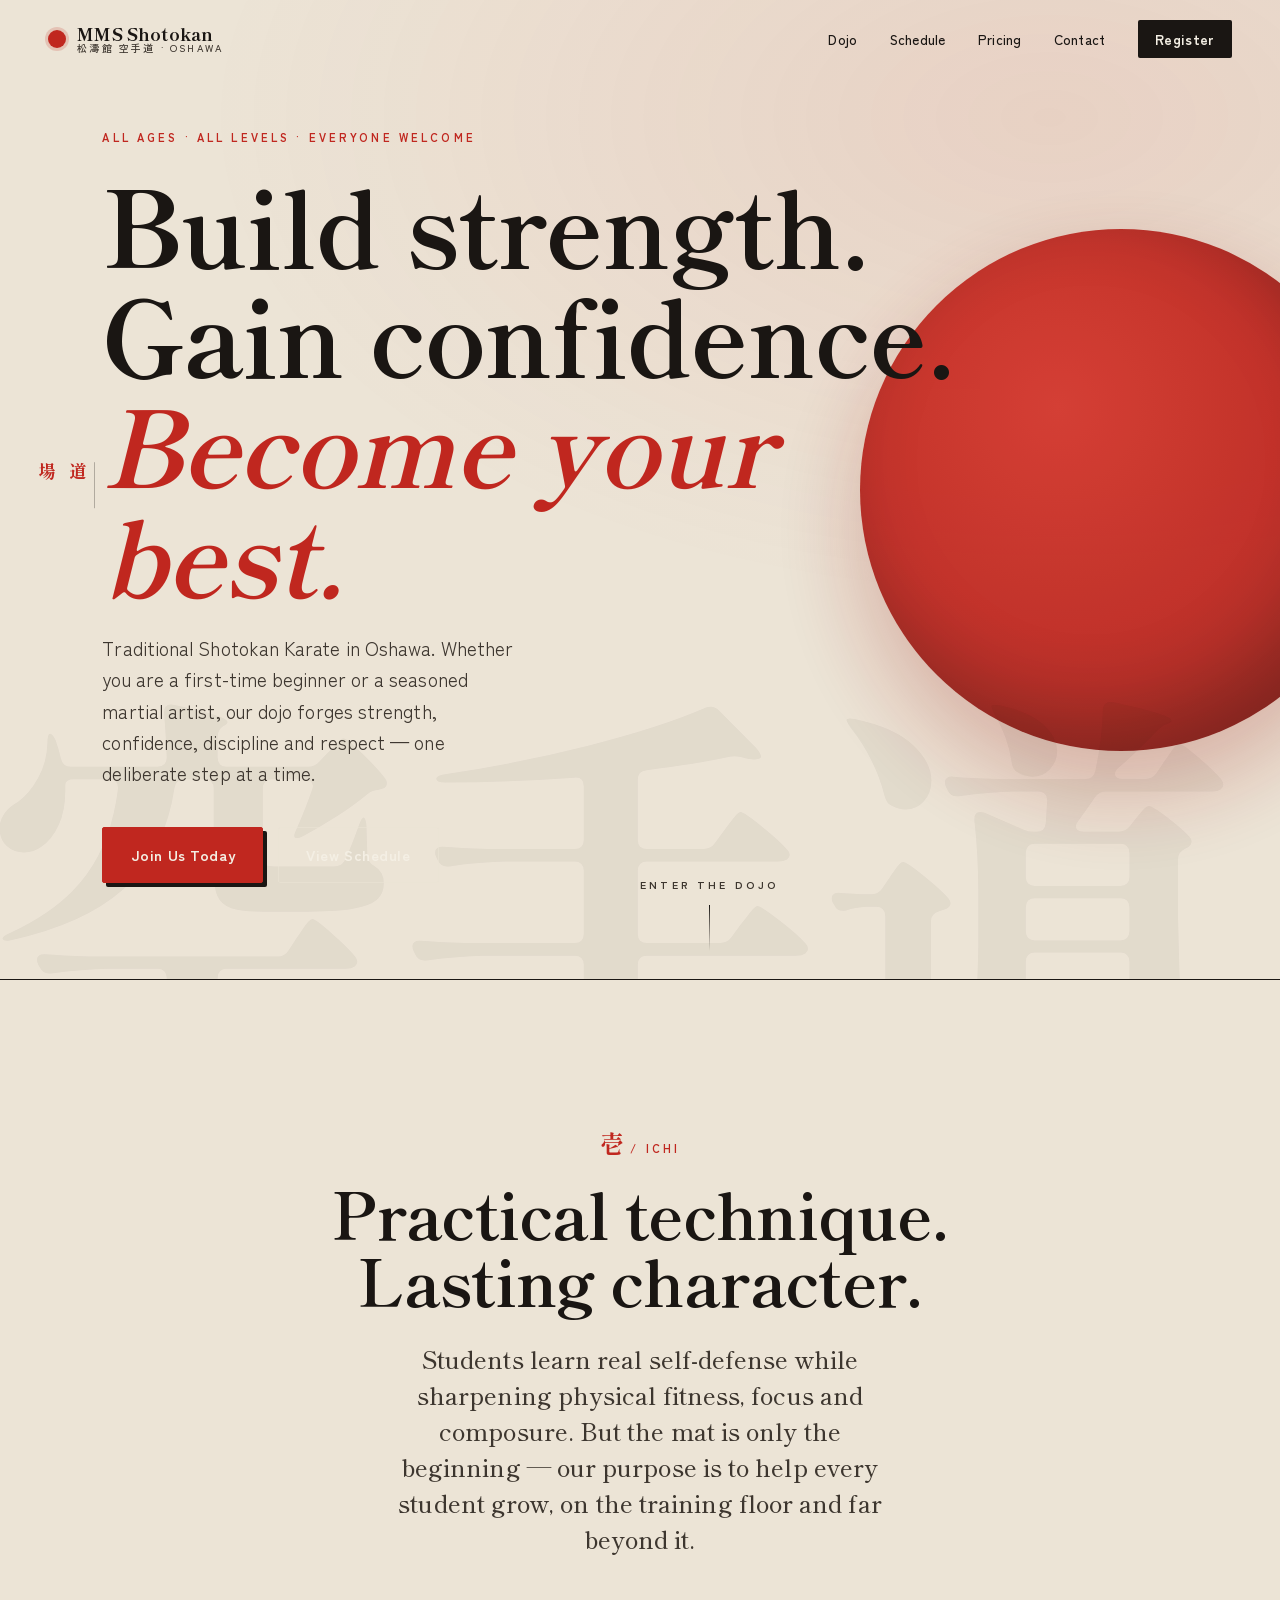
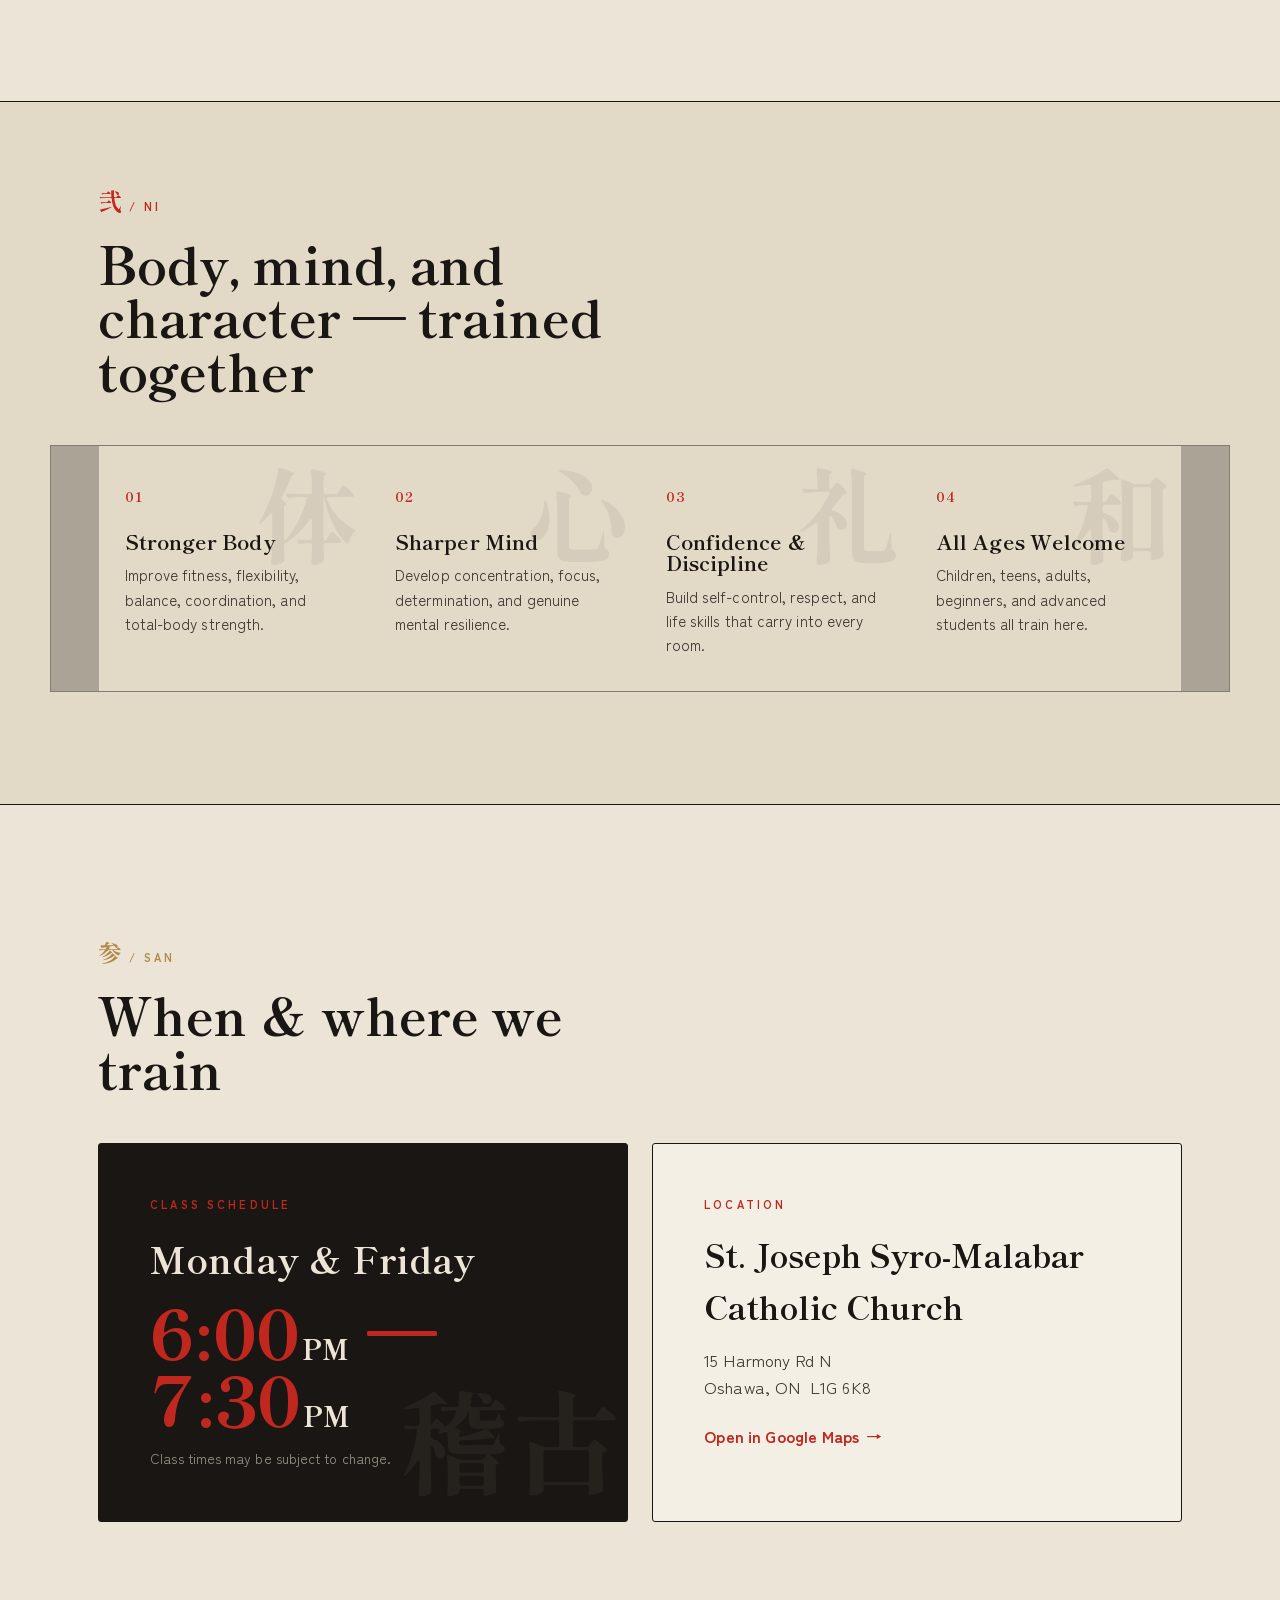
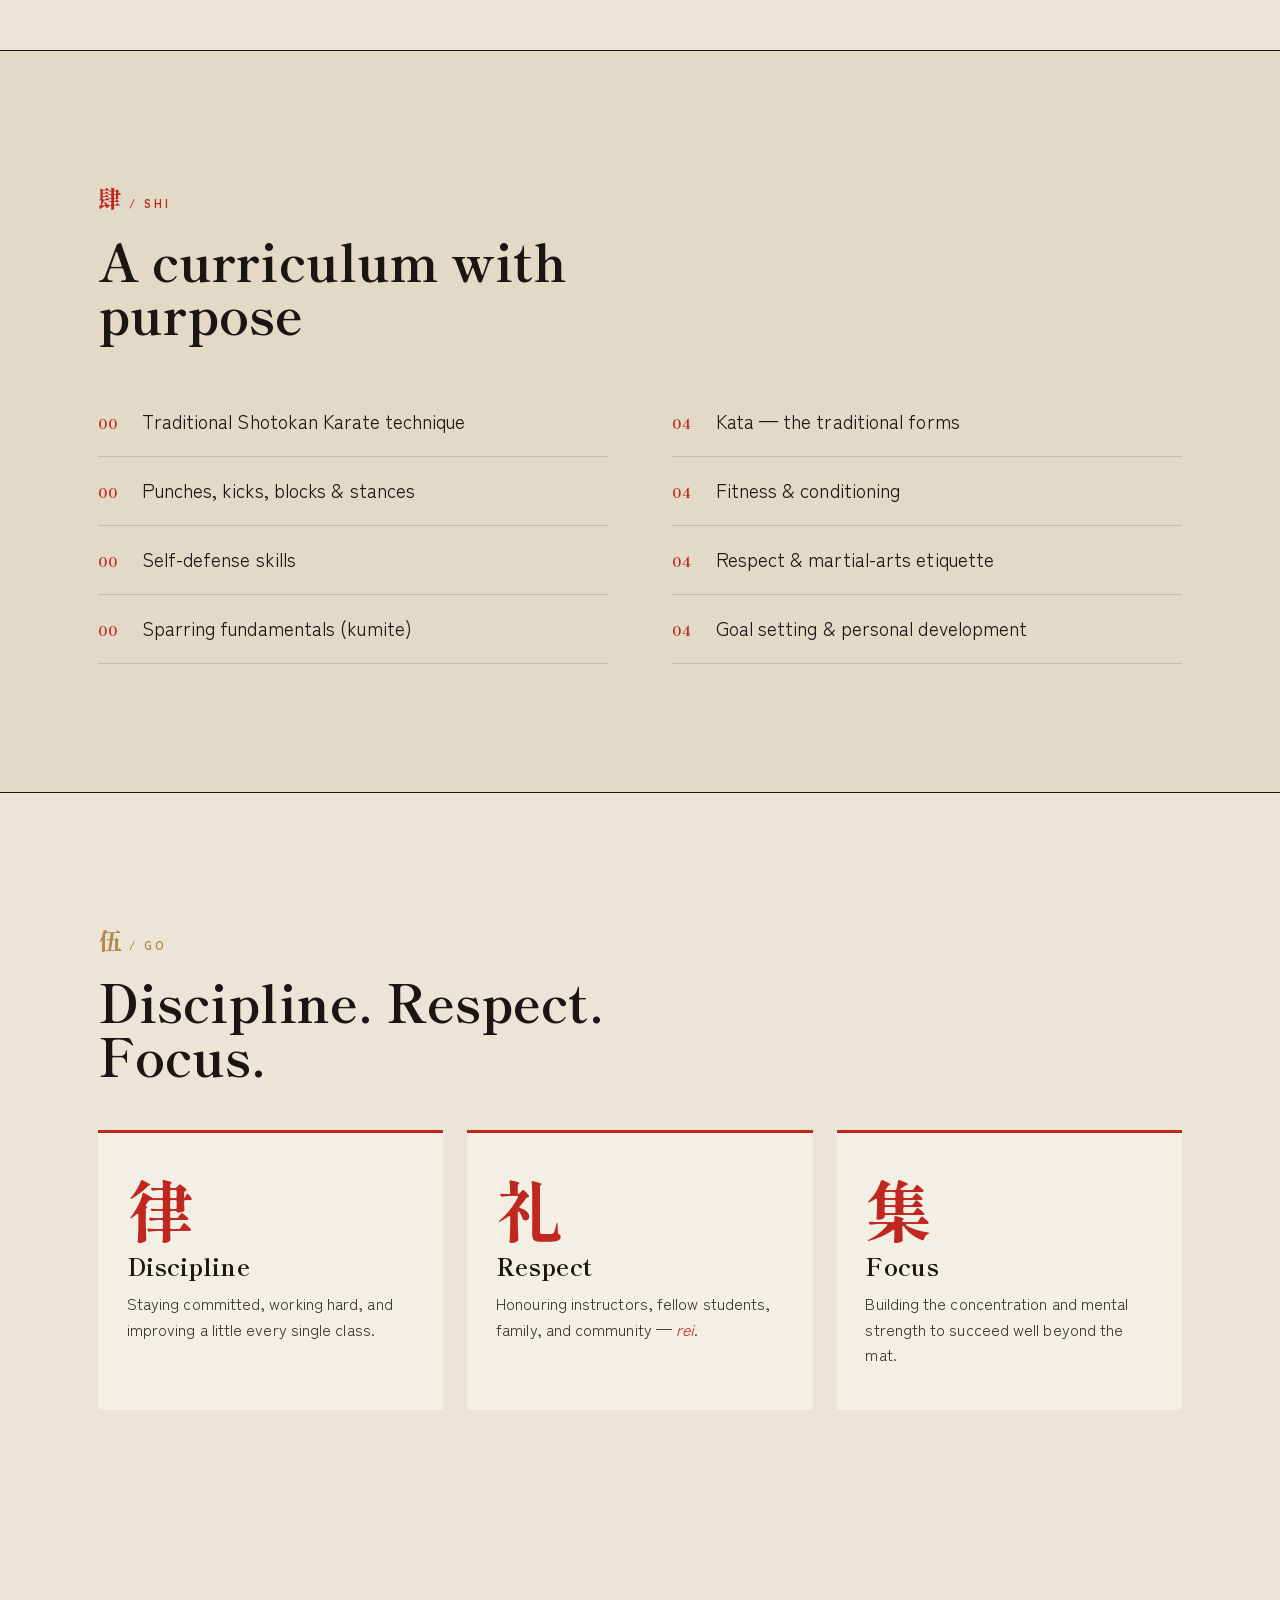
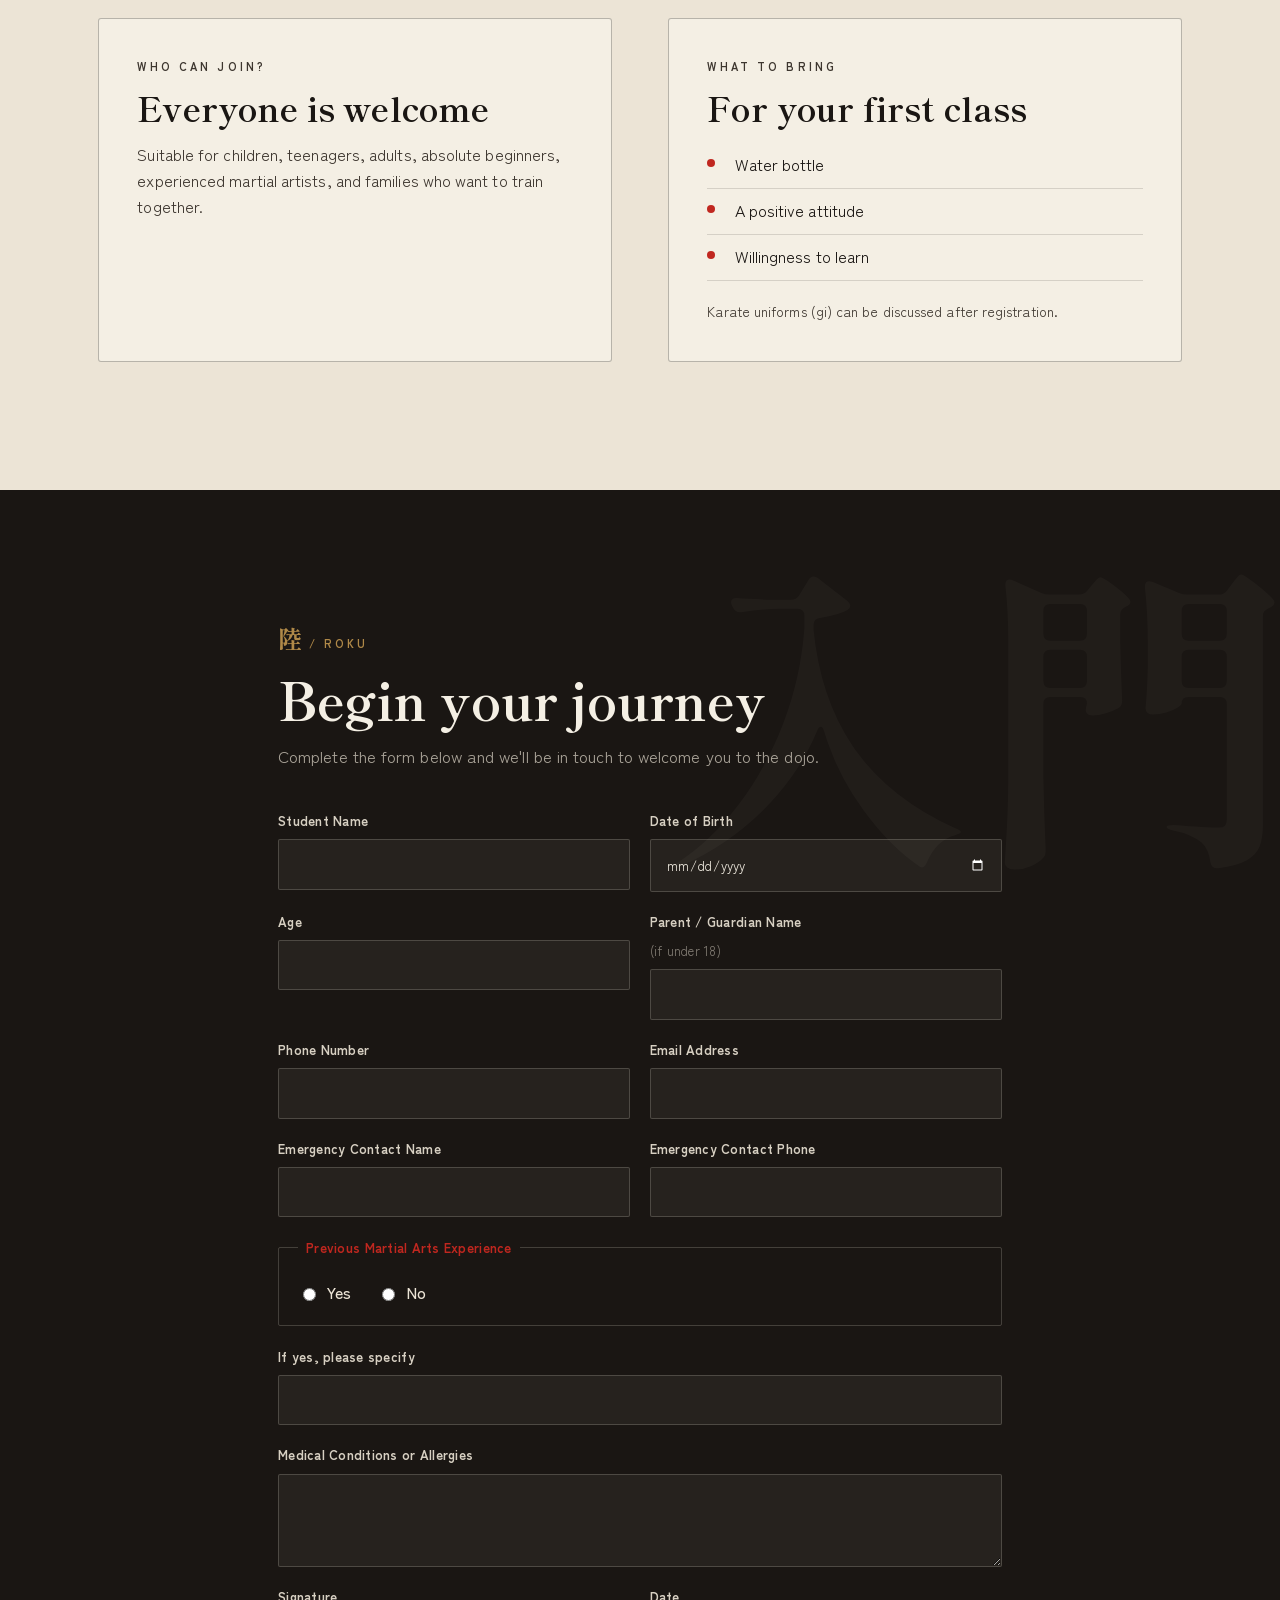
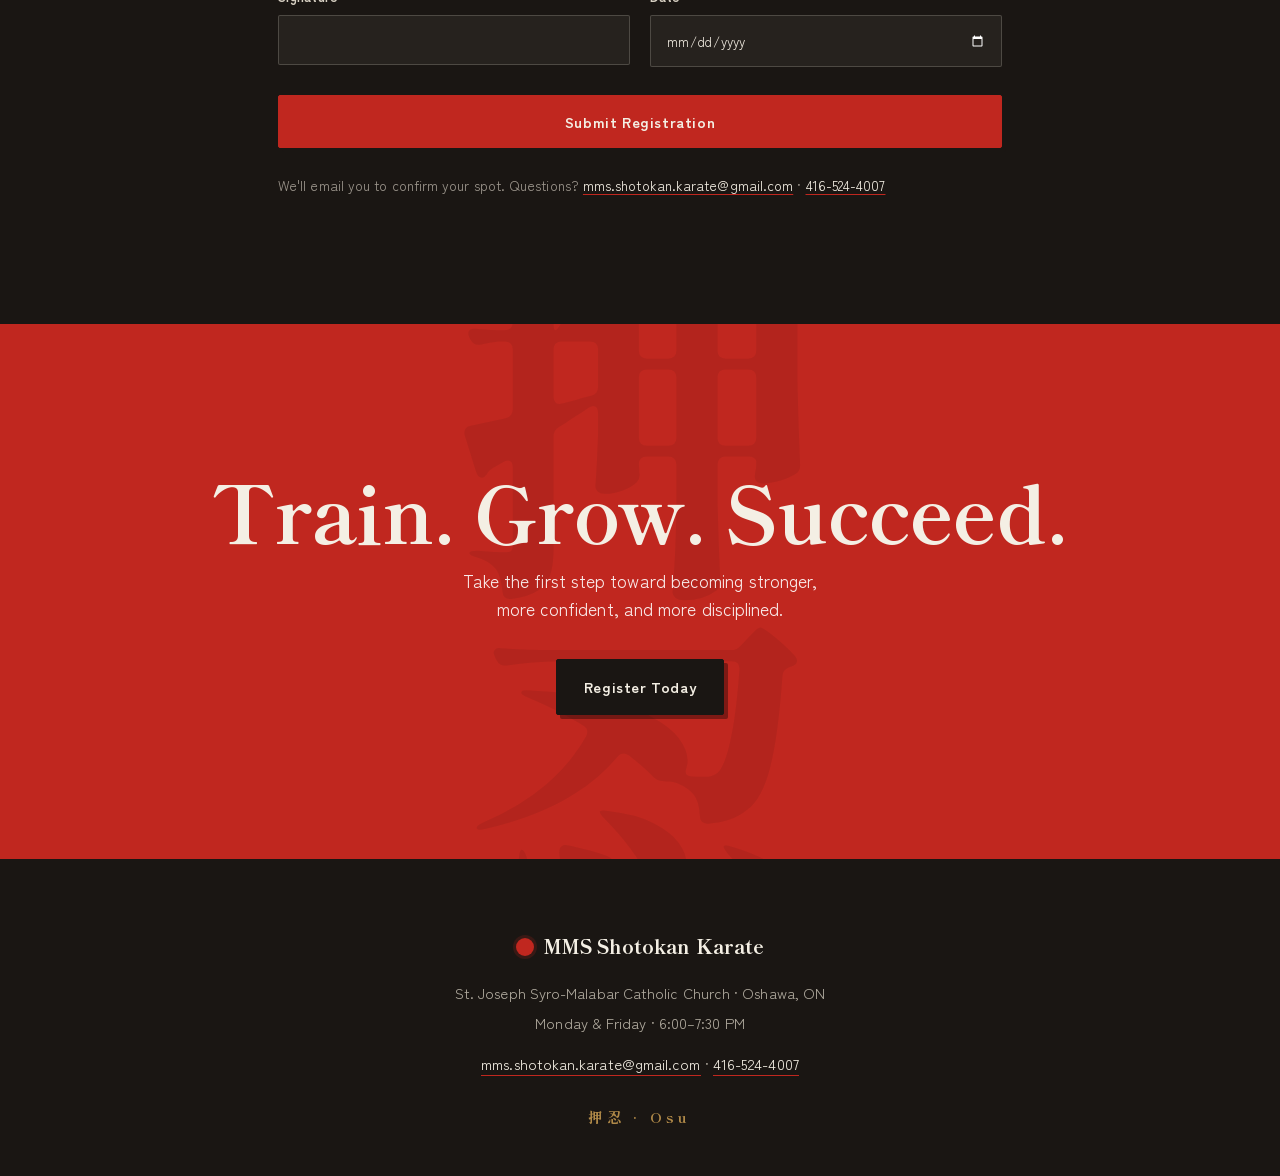
<file: index.html>
<!DOCTYPE html>
<html lang="en">
<head>
  <meta charset="UTF-8" />
  <meta name="viewport" content="width=device-width, initial-scale=1.0" />
  <title>MMS Shotokan Karate — Oshawa Dojo</title>
  <meta name="description" content="Traditional Shotokan Karate in Oshawa, Ontario. All ages, all levels. Build strength, confidence, discipline and respect. Monday & Friday, 6:00–7:30 PM." />
  <link rel="preconnect" href="https://fonts.googleapis.com" />
  <link rel="preconnect" href="https://fonts.gstatic.com" crossorigin />
  <link href="https://fonts.googleapis.com/css2?family=Shippori+Mincho+B1:wght@500;600;700;800&family=Zen+Kaku+Gothic+New:wght@400;500;700;900&display=swap" rel="stylesheet" />
  <link rel="stylesheet" href="styles.css?v=3" />
</head>
<body>
  <!-- grain + paper texture overlay -->
  <div class="grain" aria-hidden="true"></div>

  <header class="topbar" id="top">
    <a class="brand" href="#top" aria-label="MMS Shotokan Karate — home">
      <span class="brand-mark" aria-hidden="true"></span>
      <span class="brand-text">
        <span class="brand-name">MMS Shotokan</span>
        <span class="brand-sub">松濤館 空手道 · Oshawa</span>
      </span>
    </a>
    <nav class="topnav" aria-label="Primary">
      <a href="#philosophy">Dojo</a>
      <a href="#schedule">Schedule</a>
      <a href="pricing.html">Pricing</a>
      <a href="contact.html">Contact</a>
      <a href="#register" class="nav-cta">Register</a>
    </nav>
  </header>

  <!-- ================= HERO ================= -->
  <section class="hero" aria-labelledby="hero-title">
    <div class="hinomaru" aria-hidden="true"></div>
    <span class="kanji-watermark" aria-hidden="true">空手道</span>
    <span class="vertical-tag" aria-hidden="true">
      <span>道</span><span>場</span>
    </span>

    <div class="hero-inner">
      <p class="eyebrow reveal" style="--d:0">All Ages · All Levels · Everyone Welcome</p>
      <h1 id="hero-title" class="reveal" style="--d:1">
        Build strength.<br />
        Gain confidence.<br />
        <em>Become your best.</em>
      </h1>
      <p class="hero-lede reveal" style="--d:2">
        Traditional Shotokan Karate in Oshawa. Whether you are a first-time beginner
        or a seasoned martial artist, our dojo forges strength, confidence, discipline
        and respect — one deliberate step at a time.
      </p>
      <div class="hero-actions reveal" style="--d:3">
        <a href="#register" class="btn btn-solid">Join Us Today</a>
        <a href="#schedule" class="btn btn-ghost">View Schedule</a>
      </div>
    </div>

    <a href="#philosophy" class="scroll-cue reveal" style="--d:4" aria-label="Scroll to learn more">
      <span>Enter the dojo</span>
      <span class="scroll-line" aria-hidden="true"></span>
    </a>
  </section>

  <main>
    <!-- ================= PHILOSOPHY ================= -->
    <section class="philosophy" id="philosophy" aria-labelledby="phil-title">
      <p class="section-index"><span>壱</span> / Ichi</p>
      <h2 id="phil-title" class="fade">
        Practical technique. Lasting character.
      </h2>
      <p class="philosophy-body fade">
        Students learn real self-defense while sharpening physical fitness, focus and
        composure. But the mat is only the beginning — our purpose is to help every
        student grow, on the training floor and far beyond it.
      </p>
    </section>

    <!-- ================= WHY / PILLARS ================= -->
    <section class="pillars" aria-labelledby="pillars-title">
      <div class="section-head">
        <p class="section-index"><span>弐</span> / Ni</p>
        <h2 id="pillars-title" class="fade">Body, mind, and character — trained together</h2>
      </div>

      <div class="pillar-grid">
        <article class="pillar fade" style="--i:0">
          <span class="pillar-num" aria-hidden="true">01</span>
          <span class="pillar-kanji" aria-hidden="true">体</span>
          <h3>Stronger Body</h3>
          <p>Improve fitness, flexibility, balance, coordination, and total-body strength.</p>
        </article>
        <article class="pillar fade" style="--i:1">
          <span class="pillar-num" aria-hidden="true">02</span>
          <span class="pillar-kanji" aria-hidden="true">心</span>
          <h3>Sharper Mind</h3>
          <p>Develop concentration, focus, determination, and genuine mental resilience.</p>
        </article>
        <article class="pillar fade" style="--i:2">
          <span class="pillar-num" aria-hidden="true">03</span>
          <span class="pillar-kanji" aria-hidden="true">礼</span>
          <h3>Confidence &amp; Discipline</h3>
          <p>Build self-control, respect, and life skills that carry into every room.</p>
        </article>
        <article class="pillar fade" style="--i:3">
          <span class="pillar-num" aria-hidden="true">04</span>
          <span class="pillar-kanji" aria-hidden="true">和</span>
          <h3>All Ages Welcome</h3>
          <p>Children, teens, adults, beginners, and advanced students all train here.</p>
        </article>
      </div>
    </section>

    <!-- ================= SCHEDULE + LOCATION ================= -->
    <section class="schedule" id="schedule" aria-labelledby="sched-title">
      <div class="section-head light">
        <p class="section-index"><span>参</span> / San</p>
        <h2 id="sched-title" class="fade">When &amp; where we train</h2>
      </div>

      <div class="schedule-grid">
        <div class="sched-card sched-time fade">
          <p class="card-eyebrow">Class Schedule</p>
          <p class="days">Monday &amp; Friday</p>
          <p class="time">6:00<span class="tsmall">PM</span> — 7:30<span class="tsmall">PM</span></p>
          <p class="fine">Class times may be subject to change.</p>
        </div>

        <div class="sched-card sched-place fade">
          <p class="card-eyebrow">Location</p>
          <p class="place-name">St. Joseph Syro-Malabar Catholic Church</p>
          <p class="place-addr">15 Harmony Rd N<br />Oshawa, ON&nbsp;&nbsp;L1G 6K8</p>
          <a
            class="map-link"
            href="https://www.google.com/maps/search/?api=1&query=15+Harmony+Rd+N+Oshawa+ON+L1G+6K8"
            target="_blank"
            rel="noopener"
          >Open in Google Maps <span aria-hidden="true">→</span></a>
        </div>
      </div>
    </section>

    <!-- ================= CURRICULUM ================= -->
    <section class="curriculum" id="learn" aria-labelledby="learn-title">
      <div class="section-head">
        <p class="section-index"><span>肆</span> / Shi</p>
        <h2 id="learn-title" class="fade">A curriculum with purpose</h2>
      </div>

      <div class="curr-grid">
        <ol class="curr-list fade">
          <li><span>Traditional Shotokan Karate technique</span></li>
          <li><span>Punches, kicks, blocks &amp; stances</span></li>
          <li><span>Self-defense skills</span></li>
          <li><span>Sparring fundamentals (kumite)</span></li>
        </ol>
        <ol class="curr-list fade" start="5">
          <li><span>Kata — the traditional forms</span></li>
          <li><span>Fitness &amp; conditioning</span></li>
          <li><span>Respect &amp; martial-arts etiquette</span></li>
          <li><span>Goal setting &amp; personal development</span></li>
        </ol>
      </div>
    </section>

    <!-- ================= VALUES ================= -->
    <section class="values" aria-labelledby="values-title">
      <div class="section-head light">
        <p class="section-index"><span>伍</span> / Go</p>
        <h2 id="values-title" class="fade">Discipline. Respect. Focus.</h2>
      </div>

      <div class="value-row">
        <article class="value fade" style="--i:0">
          <span class="value-kanji" aria-hidden="true">律</span>
          <h3>Discipline</h3>
          <p>Staying committed, working hard, and improving a little every single class.</p>
        </article>
        <article class="value fade" style="--i:1">
          <span class="value-kanji" aria-hidden="true">礼</span>
          <h3>Respect</h3>
          <p>Honouring instructors, fellow students, family, and community — <em>rei</em>.</p>
        </article>
        <article class="value fade" style="--i:2">
          <span class="value-kanji" aria-hidden="true">集</span>
          <h3>Focus</h3>
          <p>Building the concentration and mental strength to succeed well beyond the mat.</p>
        </article>
      </div>
    </section>

    <!-- ================= JOIN / BRING ================= -->
    <section class="join" aria-labelledby="join-title">
      <div class="join-col fade">
        <p class="card-eyebrow">Who Can Join?</p>
        <h3 id="join-title">Everyone is welcome</h3>
        <p>
          Suitable for children, teenagers, adults, absolute beginners, experienced
          martial artists, and families who want to train together.
        </p>
      </div>
      <div class="join-col fade">
        <p class="card-eyebrow">What to Bring</p>
        <h3>For your first class</h3>
        <ul class="bring-list">
          <li>Water bottle</li>
          <li>A positive attitude</li>
          <li>Willingness to learn</li>
        </ul>
        <p class="fine">Karate uniforms (gi) can be discussed after registration.</p>
      </div>
    </section>

    <!-- ================= REGISTRATION ================= -->
    <section class="register" id="register" aria-labelledby="reg-title">
      <div class="register-inner">
        <div class="section-head light">
          <p class="section-index"><span>陸</span> / Roku</p>
          <h2 id="reg-title" class="fade">Begin your journey</h2>
          <p class="register-lede fade">Complete the form below and we'll be in touch to welcome you to the dojo.</p>
        </div>

        <form
          class="reg-form fade"
          data-web3form
          data-subject="New registration — MMS Shotokan"
          data-from-name="MMS Shotokan Registration"
          data-success="Thank you — your registration has been received. We'll be in touch soon. 押忍"
          novalidate
        >
          <label class="hp" aria-hidden="true">
            Leave this empty<input type="checkbox" name="botcheck" tabindex="-1" autocomplete="off" />
          </label>
          <div class="field-grid">
            <label class="field">Student Name<input type="text" name="studentName" autocomplete="name" /></label>
            <label class="field">Date of Birth<input type="date" name="dob" /></label>
            <label class="field">Age<input type="number" name="age" min="1" /></label>
            <label class="field">Parent / Guardian Name <span class="opt">(if under 18)</span><input type="text" name="guardian" /></label>
            <label class="field">Phone Number<input type="tel" name="phone" autocomplete="tel" /></label>
            <label class="field">Email Address<input type="email" name="email" autocomplete="email" /></label>
            <label class="field">Emergency Contact Name<input type="text" name="emergencyName" /></label>
            <label class="field">Emergency Contact Phone<input type="tel" name="emergencyPhone" /></label>
          </div>

          <fieldset class="field-full">
            <legend>Previous Martial Arts Experience</legend>
            <div class="radio-row">
              <label class="radio"><input type="radio" name="experience" value="yes" /> <span>Yes</span></label>
              <label class="radio"><input type="radio" name="experience" value="no" /> <span>No</span></label>
            </div>
          </fieldset>

          <label class="field field-full">If yes, please specify<input type="text" name="experienceDetails" /></label>
          <label class="field field-full">Medical Conditions or Allergies<textarea name="medical" rows="3"></textarea></label>

          <div class="field-grid">
            <label class="field">Signature<input type="text" name="signature" /></label>
            <label class="field">Date<input type="date" name="date" /></label>
          </div>

          <button type="submit" class="btn btn-solid btn-block">Submit Registration</button>
          <p class="form-note">
            We'll email you to confirm your spot. Questions?
            <a href="mailto:mms.shotokan.karate@gmail.com">mms.shotokan.karate@gmail.com</a>
            · <a href="tel:+14165244007">416-524-4007</a>
          </p>
        </form>
      </div>
    </section>

    <!-- ================= CTA ================= -->
    <section class="cta">
      <span class="cta-kanji" aria-hidden="true">押忍</span>
      <h2 class="fade">Train. Grow. Succeed.</h2>
      <p class="fade">Take the first step toward becoming stronger, more confident, and more disciplined.</p>
      <a href="#register" class="btn btn-solid fade">Register Today</a>
    </section>
  </main>

  <footer class="site-footer">
    <div class="foot-brand">
      <span class="brand-mark" aria-hidden="true"></span>
      <span>MMS Shotokan Karate</span>
    </div>
    <p class="foot-line">St. Joseph Syro-Malabar Catholic Church · Oshawa, ON</p>
    <p class="foot-line">Monday &amp; Friday · 6:00–7:30 PM</p>
    <p class="foot-contact">
      <a href="mailto:mms.shotokan.karate@gmail.com">mms.shotokan.karate@gmail.com</a>
      <span aria-hidden="true">·</span>
      <a href="tel:+14165244007">416-524-4007</a>
    </p>
    <p class="foot-osu" aria-hidden="true">押忍 · Osu</p>
  </footer>

  <script>
    // Staggered scroll reveal — respects reduced motion.
    (function () {
      var reduce = window.matchMedia('(prefers-reduced-motion: reduce)').matches;
      var items = document.querySelectorAll('.fade');
      if (reduce || !('IntersectionObserver' in window)) {
        items.forEach(function (el) { el.classList.add('in'); });
        return;
      }
      var io = new IntersectionObserver(function (entries) {
        entries.forEach(function (e) {
          if (e.isIntersecting) {
            e.target.classList.add('in');
            io.unobserve(e.target);
          }
        });
      }, { threshold: 0.16, rootMargin: '0px 0px -8% 0px' });
      items.forEach(function (el) { io.observe(el); });
    })();

    // Topbar condense on scroll.
    (function () {
      var bar = document.querySelector('.topbar');
      var onScroll = function () {
        if (window.scrollY > 32) bar.classList.add('scrolled');
        else bar.classList.remove('scrolled');
      };
      window.addEventListener('scroll', onScroll, { passive: true });
      onScroll();
    })();

  </script>
  <script src="assets/forms.js?v=3" defer></script>
</body>
</html>
</file>
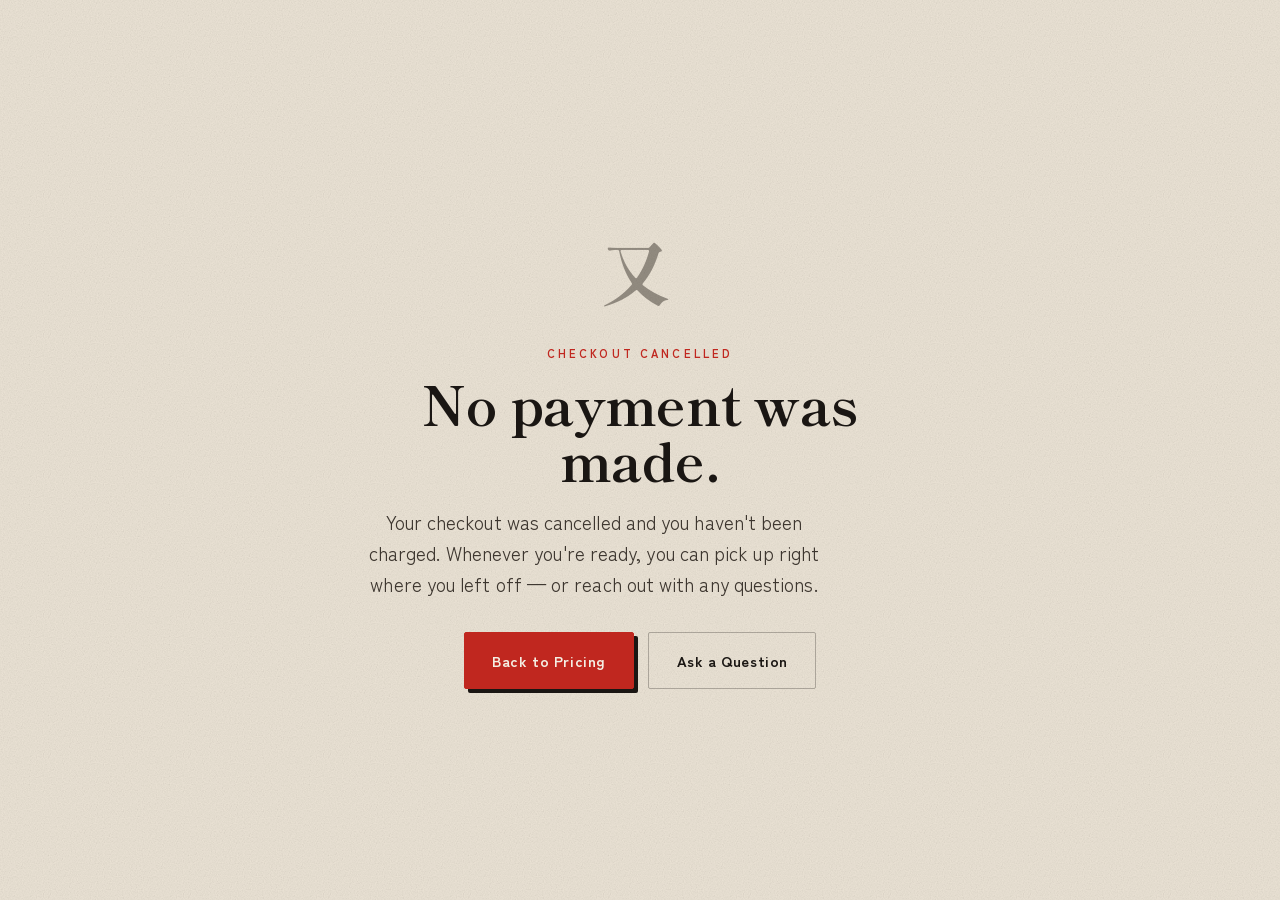
<file: cancel.html>
<!DOCTYPE html>
<html lang="en">
<head>
  <meta charset="UTF-8" />
  <meta name="viewport" content="width=device-width, initial-scale=1.0" />
  <title>Checkout Cancelled — MMS Shotokan Karate</title>
  <meta name="robots" content="noindex" />
  <link rel="preconnect" href="https://fonts.googleapis.com" />
  <link rel="preconnect" href="https://fonts.gstatic.com" crossorigin />
  <link href="https://fonts.googleapis.com/css2?family=Shippori+Mincho+B1:wght@500;600;700;800&family=Zen+Kaku+Gothic+New:wght@400;500;700;900&display=swap" rel="stylesheet" />
  <link rel="stylesheet" href="styles.css?v=3" />
</head>
<body class="subpage">
  <div class="grain" aria-hidden="true"></div>
  <main class="result-page">
    <div class="result-inner">
      <span class="result-kanji faint" aria-hidden="true">又</span>
      <p class="eyebrow">Checkout cancelled</p>
      <h1>No payment was made.</h1>
      <p class="page-lede">
        Your checkout was cancelled and you haven't been charged. Whenever you're ready,
        you can pick up right where you left off — or reach out with any questions.
      </p>
      <div class="hero-actions">
        <a href="pricing.html" class="btn btn-solid">Back to Pricing</a>
        <a href="contact.html" class="btn btn-ghost btn-ghost-dark">Ask a Question</a>
      </div>
    </div>
  </main>
</body>
</html>
</file>
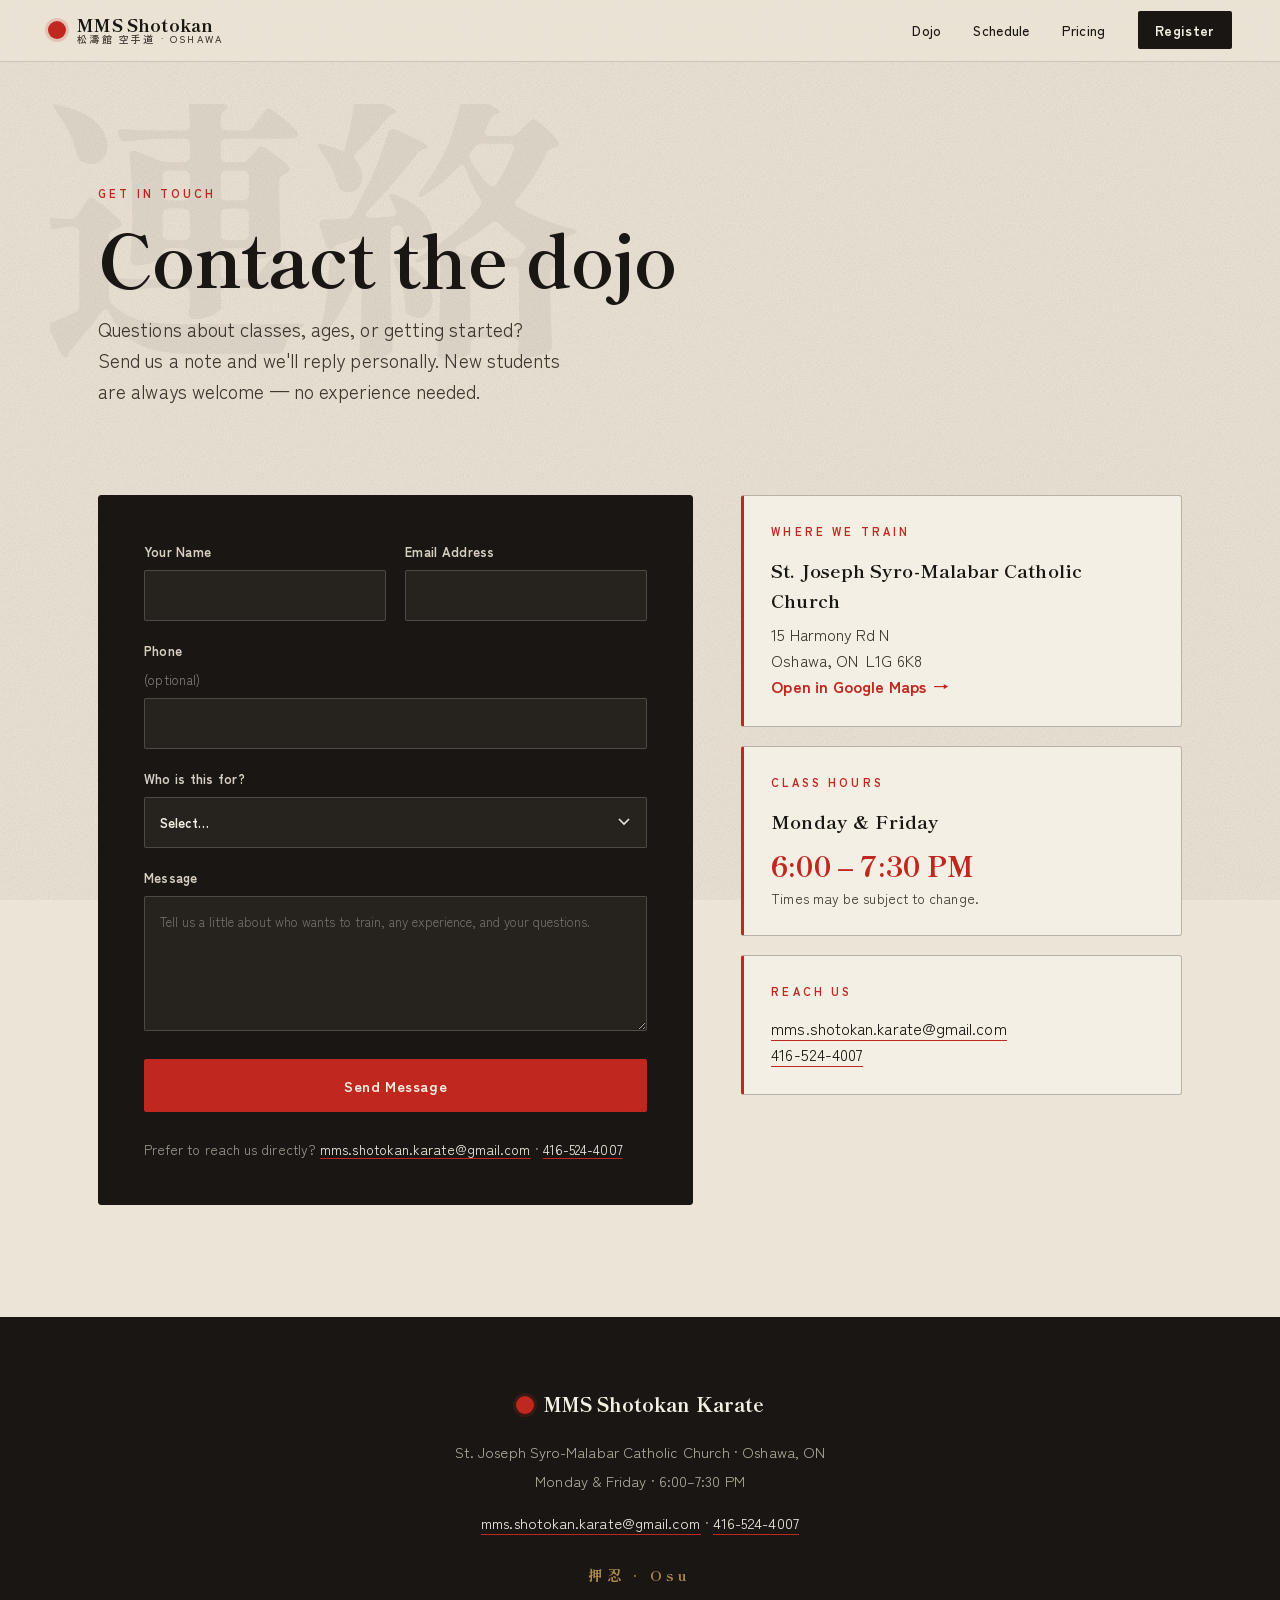
<file: contact.html>
<!DOCTYPE html>
<html lang="en">
<head>
  <meta charset="UTF-8" />
  <meta name="viewport" content="width=device-width, initial-scale=1.0" />
  <title>Contact — MMS Shotokan Karate</title>
  <meta name="description" content="Contact MMS Shotokan Karate in Canada. Ask about classes, schedule, and registration. Monday & Friday, 6:00–7:30 PM." />
  <link rel="preconnect" href="https://fonts.googleapis.com" />
  <link rel="preconnect" href="https://fonts.gstatic.com" crossorigin />
  <link href="https://fonts.googleapis.com/css2?family=Shippori+Mincho+B1:wght@500;600;700;800&family=Zen+Kaku+Gothic+New:wght@400;500;700;900&display=swap" rel="stylesheet" />
  <link rel="stylesheet" href="styles.css?v=3" />
</head>
<body class="subpage">
  <div class="grain" aria-hidden="true"></div>

  <header class="topbar scrolled" id="top">
    <a class="brand" href="index.html" aria-label="MMS Shotokan Karate — home">
      <span class="brand-mark" aria-hidden="true"></span>
      <span class="brand-text">
        <span class="brand-name">MMS Shotokan</span>
        <span class="brand-sub">松濤館 空手道 · Oshawa</span>
      </span>
    </a>
    <nav class="topnav" aria-label="Primary">
      <a href="index.html#philosophy">Dojo</a>
      <a href="index.html#schedule">Schedule</a>
      <a href="pricing.html">Pricing</a>
      <a href="index.html#register" class="nav-cta">Register</a>
    </nav>
  </header>

  <main class="page-main">
    <section class="page-hero">
      <span class="kanji-watermark small" aria-hidden="true">連絡</span>
      <p class="eyebrow">Get in touch</p>
      <h1>Contact the dojo</h1>
      <p class="page-lede">
        Questions about classes, ages, or getting started? Send us a note and we'll
        reply personally. New students are always welcome — no experience needed.
      </p>
    </section>

    <section class="contact-layout">
      <!-- Contact form -->
      <div class="contact-form-wrap">
        <form
          class="reg-form contact-form"
          data-web3form
          data-subject="New contact message — MMS Shotokan"
          data-from-name="MMS Shotokan Contact Form"
          data-success="Thank you — your message is on its way. We'll reply soon. 押忍"
          novalidate
        >
          <!-- honeypot: keep hidden -->
          <label class="hp" aria-hidden="true">
            Leave this empty<input type="checkbox" name="botcheck" tabindex="-1" autocomplete="off" />
          </label>

          <div class="field-grid">
            <label class="field">Your Name<input type="text" name="name" autocomplete="name" required /></label>
            <label class="field">Email Address<input type="email" name="email" autocomplete="email" required /></label>
          </div>
          <label class="field field-full">Phone <span class="opt">(optional)</span><input type="tel" name="phone" autocomplete="tel" /></label>
          <label class="field field-full">Who is this for?
            <select name="student_type">
              <option value="">Select…</option>
              <option>Myself (adult)</option>
              <option>My child / teen</option>
              <option>Our whole family</option>
              <option>General question</option>
            </select>
          </label>
          <label class="field field-full">Message<textarea name="message" rows="5" placeholder="Tell us a little about who wants to train, any experience, and your questions." required></textarea></label>

          <button type="submit" class="btn btn-solid btn-block">Send Message</button>
          <p class="form-note">
            Prefer to reach us directly?
            <a href="mailto:mms.shotokan.karate@gmail.com">mms.shotokan.karate@gmail.com</a>
            · <a href="tel:+14165244007">416-524-4007</a>
          </p>
        </form>
      </div>

      <!-- Dojo info -->
      <aside class="contact-info">
        <div class="info-card">
          <p class="card-eyebrow">Where we train</p>
          <p class="info-strong">St. Joseph Syro-Malabar Catholic Church</p>
          <p class="info-plain">15 Harmony Rd N<br />Oshawa, ON&nbsp;&nbsp;L1G 6K8</p>
          <a class="map-link" href="https://www.google.com/maps/search/?api=1&query=15+Harmony+Rd+N+Oshawa+ON+L1G+6K8" target="_blank" rel="noopener">Open in Google Maps <span aria-hidden="true">→</span></a>
        </div>

        <div class="info-card">
          <p class="card-eyebrow">Class hours</p>
          <p class="info-strong">Monday &amp; Friday</p>
          <p class="info-accent">6:00 – 7:30 PM</p>
          <p class="fine">Times may be subject to change.</p>
        </div>

        <div class="info-card">
          <p class="card-eyebrow">Reach us</p>
          <p class="info-plain">
            <a class="plain-link" href="mailto:mms.shotokan.karate@gmail.com">mms.shotokan.karate@gmail.com</a><br />
            <a class="plain-link" href="tel:+14165244007">416-524-4007</a>
          </p>
        </div>
      </aside>
    </section>
  </main>

  <footer class="site-footer">
    <div class="foot-brand">
      <span class="brand-mark" aria-hidden="true"></span>
      <span>MMS Shotokan Karate</span>
    </div>
    <p class="foot-line">St. Joseph Syro-Malabar Catholic Church · Oshawa, ON</p>
    <p class="foot-line">Monday &amp; Friday · 6:00–7:30 PM</p>
    <p class="foot-contact">
      <a href="mailto:mms.shotokan.karate@gmail.com">mms.shotokan.karate@gmail.com</a>
      <span aria-hidden="true">·</span>
      <a href="tel:+14165244007">416-524-4007</a>
    </p>
    <p class="foot-osu" aria-hidden="true">押忍 · Osu</p>
  </footer>

  <script src="assets/forms.js?v=3" defer></script>
</body>
</html>
</file>
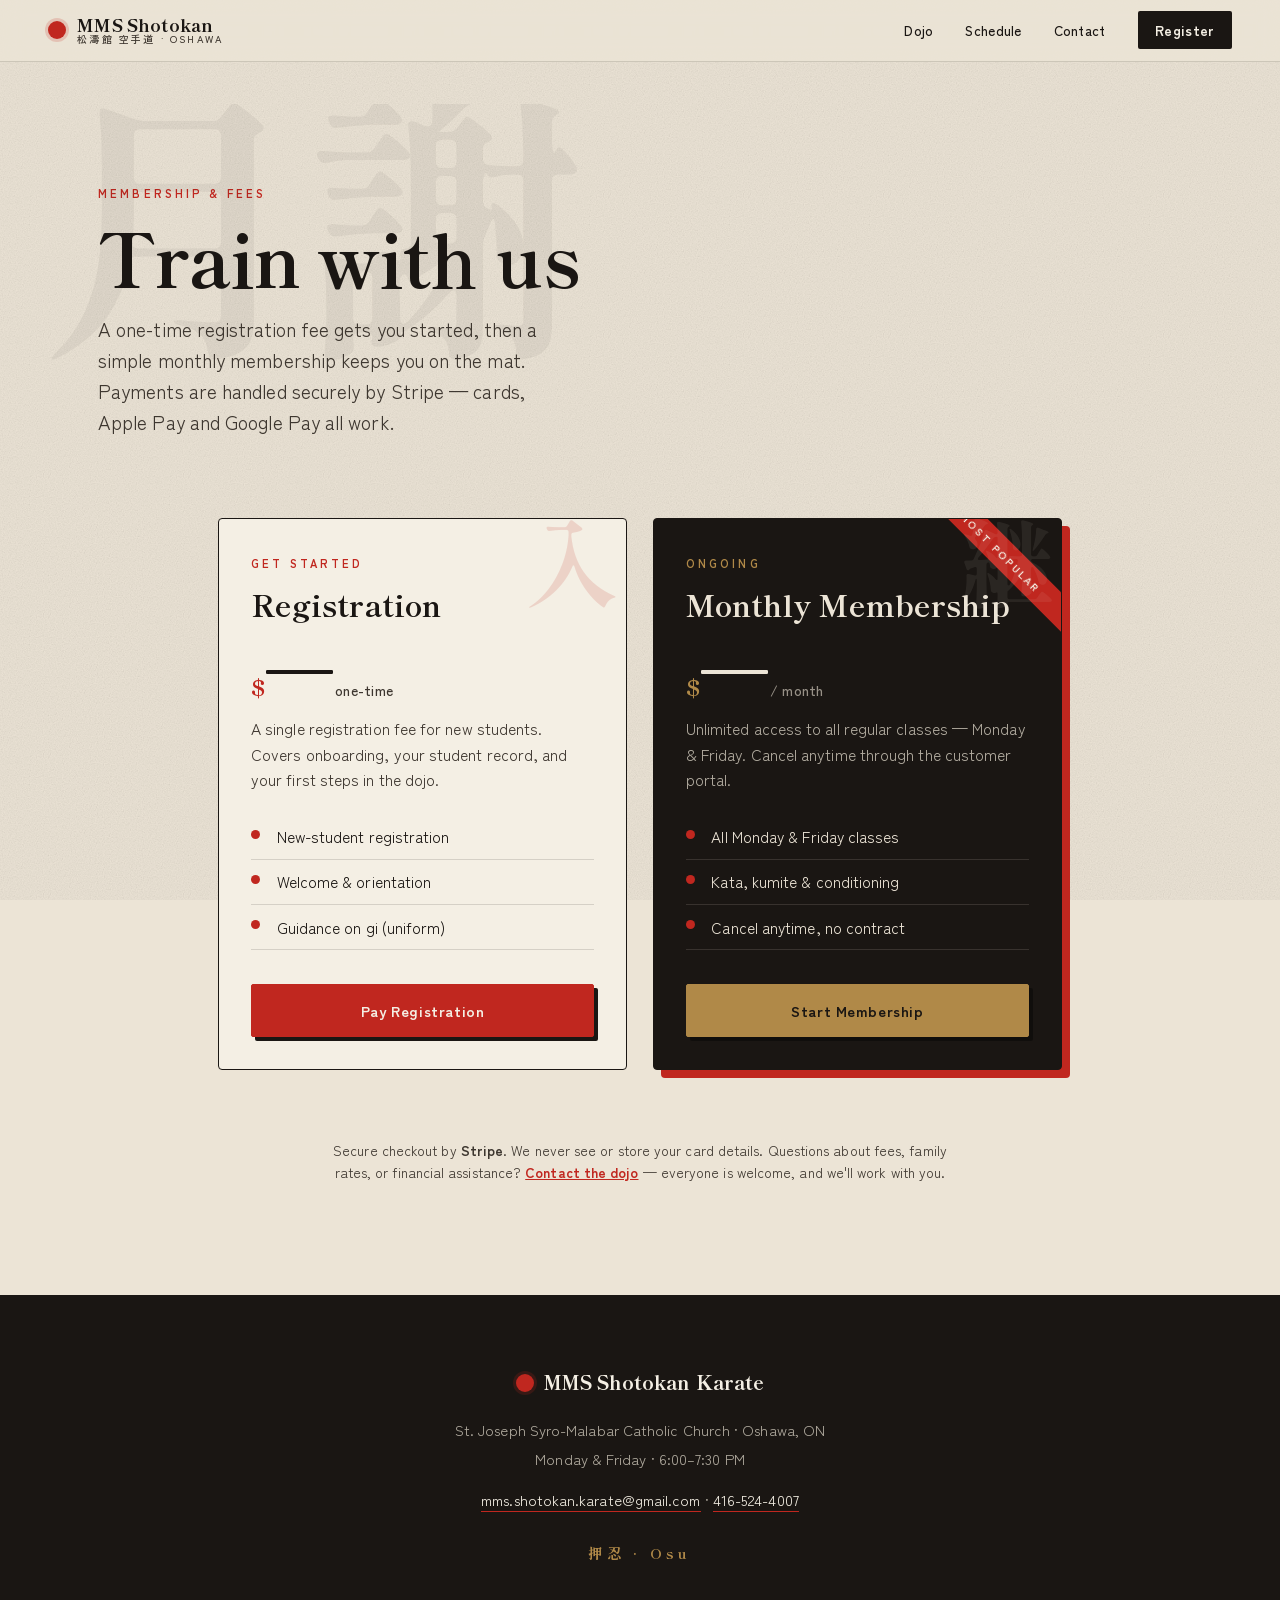
<file: pricing.html>
<!DOCTYPE html>
<html lang="en">
<head>
  <meta charset="UTF-8" />
  <meta name="viewport" content="width=device-width, initial-scale=1.0" />
  <title>Pricing &amp; Payments — MMS Shotokan Karate</title>
  <meta name="description" content="Register and pay for MMS Shotokan Karate classes in Oshawa. One-time registration fee and monthly membership. Secure payment by Stripe." />
  <link rel="preconnect" href="https://fonts.googleapis.com" />
  <link rel="preconnect" href="https://fonts.gstatic.com" crossorigin />
  <link href="https://fonts.googleapis.com/css2?family=Shippori+Mincho+B1:wght@500;600;700;800&family=Zen+Kaku+Gothic+New:wght@400;500;700;900&display=swap" rel="stylesheet" />
  <link rel="stylesheet" href="styles.css?v=3" />
</head>
<body class="subpage">
  <div class="grain" aria-hidden="true"></div>

  <header class="topbar scrolled" id="top">
    <a class="brand" href="index.html" aria-label="MMS Shotokan Karate — home">
      <span class="brand-mark" aria-hidden="true"></span>
      <span class="brand-text">
        <span class="brand-name">MMS Shotokan</span>
        <span class="brand-sub">松濤館 空手道 · Oshawa</span>
      </span>
    </a>
    <nav class="topnav" aria-label="Primary">
      <a href="index.html#philosophy">Dojo</a>
      <a href="index.html#schedule">Schedule</a>
      <a href="contact.html">Contact</a>
      <a href="index.html#register" class="nav-cta">Register</a>
    </nav>
  </header>

  <main class="page-main">
    <section class="page-hero">
      <span class="kanji-watermark small" aria-hidden="true">月謝</span>
      <p class="eyebrow">Membership &amp; fees</p>
      <h1>Train with us</h1>
      <p class="page-lede">
        A one-time registration fee gets you started, then a simple monthly membership
        keeps you on the mat. Payments are handled securely by Stripe — cards, Apple Pay
        and Google Pay all work.
      </p>
    </section>

    <section class="plans">
      <!-- One-time registration -->
      <article class="plan">
        <div class="plan-top">
          <span class="plan-kanji" aria-hidden="true">入</span>
          <p class="card-eyebrow">Get started</p>
          <h2>Registration</h2>
          <p class="plan-price"><span class="cur">$</span><span class="amt" data-price="registration">—</span><span class="per">one-time</span></p>
          <p class="plan-desc">A single registration fee for new students. Covers onboarding, your student record, and your first steps in the dojo.</p>
        </div>
        <ul class="plan-list">
          <li>New-student registration</li>
          <li>Welcome &amp; orientation</li>
          <li>Guidance on gi (uniform)</li>
        </ul>
        <button class="btn btn-solid btn-block plan-buy" data-plan="registration" type="button">Pay Registration</button>
      </article>

      <!-- Monthly membership -->
      <article class="plan plan-featured">
        <span class="plan-flag">Most popular</span>
        <div class="plan-top">
          <span class="plan-kanji" aria-hidden="true">継</span>
          <p class="card-eyebrow">Ongoing</p>
          <h2>Monthly Membership</h2>
          <p class="plan-price"><span class="cur">$</span><span class="amt" data-price="monthly">—</span><span class="per">/ month</span></p>
          <p class="plan-desc">Unlimited access to all regular classes — Monday &amp; Friday. Cancel anytime through the customer portal.</p>
        </div>
        <ul class="plan-list">
          <li>All Monday &amp; Friday classes</li>
          <li>Kata, kumite &amp; conditioning</li>
          <li>Cancel anytime, no contract</li>
        </ul>
        <button class="btn btn-solid btn-block plan-buy" data-plan="monthly" type="button">Start Membership</button>
      </article>
    </section>

    <p class="plans-note" data-checkout-status role="status" aria-live="polite"></p>

    <section class="plans-fineprint">
      <p class="fine">
        Secure checkout by <strong>Stripe</strong>. We never see or store your card details.
        Questions about fees, family rates, or financial assistance?
        <a href="contact.html">Contact the dojo</a> — everyone is welcome, and we'll work with you.
      </p>
    </section>
  </main>

  <footer class="site-footer">
    <div class="foot-brand">
      <span class="brand-mark" aria-hidden="true"></span>
      <span>MMS Shotokan Karate</span>
    </div>
    <p class="foot-line">St. Joseph Syro-Malabar Catholic Church · Oshawa, ON</p>
    <p class="foot-line">Monday &amp; Friday · 6:00–7:30 PM</p>
    <p class="foot-contact">
      <a href="mailto:mms.shotokan.karate@gmail.com">mms.shotokan.karate@gmail.com</a>
      <span aria-hidden="true">·</span>
      <a href="tel:+14165244007">416-524-4007</a>
    </p>
    <p class="foot-osu" aria-hidden="true">押忍 · Osu</p>
  </footer>

  <script src="assets/checkout.js?v=3" defer></script>
</body>
</html>
</file>
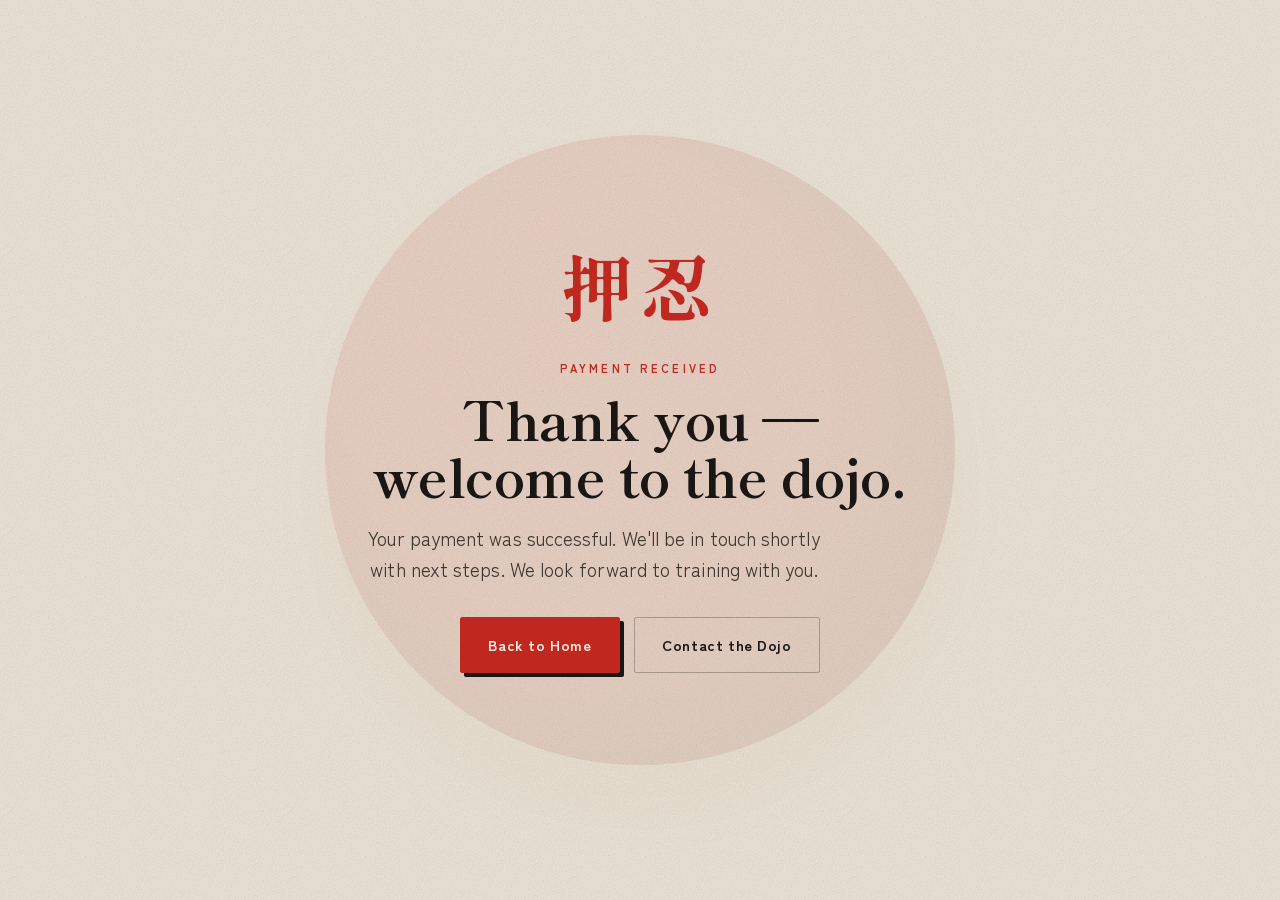
<file: success.html>
<!DOCTYPE html>
<html lang="en">
<head>
  <meta charset="UTF-8" />
  <meta name="viewport" content="width=device-width, initial-scale=1.0" />
  <title>Payment Received — MMS Shotokan Karate</title>
  <meta name="robots" content="noindex" />
  <link rel="preconnect" href="https://fonts.googleapis.com" />
  <link rel="preconnect" href="https://fonts.gstatic.com" crossorigin />
  <link href="https://fonts.googleapis.com/css2?family=Shippori+Mincho+B1:wght@500;600;700;800&family=Zen+Kaku+Gothic+New:wght@400;500;700;900&display=swap" rel="stylesheet" />
  <link rel="stylesheet" href="styles.css?v=3" />
</head>
<body class="subpage">
  <div class="grain" aria-hidden="true"></div>
  <main class="result-page">
    <div class="hinomaru result-hinomaru" aria-hidden="true"></div>
    <div class="result-inner">
      <span class="result-kanji" aria-hidden="true">押忍</span>
      <p class="eyebrow" id="s-eyebrow">Payment received</p>
      <h1 id="s-title">Thank you — welcome to the dojo.</h1>
      <p class="page-lede" id="s-lede">
        Your payment was successful. We'll be in touch shortly with next steps.
        We look forward to training with you.
      </p>
      <div class="hero-actions">
        <a href="index.html" class="btn btn-solid">Back to Home</a>
        <a href="contact.html" class="btn btn-ghost btn-ghost-dark">Contact the Dojo</a>
      </div>
    </div>
  </main>

  <script>
    // Confirm the payment server-side. We only DOWNGRADE the message when we
    // positively learn the session wasn't paid — if verification is
    // unavailable (no config / lookup failed), we leave the default thank-you.
    (function () {
      var params = new URLSearchParams(window.location.search);
      var sid = params.get('session_id');
      if (!sid) return;
      fetch('api/verify-session.php?session_id=' + encodeURIComponent(sid), { headers: { Accept: 'application/json' } })
        .then(function (r) { return r.json(); })
        .then(function (d) {
          if (d.verified === false && (d.reason === 'invalid_session' || d.payment_status)) {
            document.getElementById('s-eyebrow').textContent = 'Confirming payment';
            document.getElementById('s-title').textContent = "We're confirming your payment.";
            document.getElementById('s-lede').textContent =
              "If you completed checkout, you'll hear from us shortly. If something looks off, please contact the dojo and we'll help.";
          }
        })
        .catch(function () { /* leave default thank-you */ });
    })();
  </script>
</body>
</html>
</file>
<file: styles.css>
/* ============================================================
   MMS Shotokan Karate — "Sumi-e Dojo"
   Washi paper · sumi ink · a single hinomaru vermilion.
   Type: Shippori Mincho B1 (ink serif) + Zen Kaku Gothic New.
   ============================================================ */

:root {
  --ink:      #1a1613;   /* sumi black-brown */
  --ink-soft: #3d362f;
  --paper:    #ece4d6;   /* washi warm off-white */
  --paper-2:  #e3d9c7;
  --paper-3:  #f4efe4;   /* raised card */
  --vermilion:#c0271f;   /* hinomaru red */
  --vermilion-deep:#9a1c17;
  --gold:     #b08948;
  --line:     rgba(26, 22, 19, 0.14);
  --line-strong: rgba(26, 22, 19, 0.28);

  --serif: "Shippori Mincho B1", "Times New Roman", serif;
  --sans:  "Zen Kaku Gothic New", system-ui, sans-serif;

  --wrap: 1180px;
  --ease: cubic-bezier(0.22, 1, 0.36, 1);
}

* { box-sizing: border-box; }

html {
  scroll-behavior: smooth;
  -webkit-text-size-adjust: 100%;
}

body {
  margin: 0;
  font-family: var(--sans);
  color: var(--ink);
  background: var(--paper);
  line-height: 1.62;
  font-weight: 400;
  overflow-x: hidden;
  letter-spacing: 0.005em;
}

a { color: inherit; }
h1, h2, h3, p { margin: 0; }
em { font-style: italic; }

::selection { background: var(--vermilion); color: var(--paper-3); }

/* ---------- Paper grain overlay ---------- */
.grain {
  position: fixed;
  inset: 0;
  z-index: 1;
  pointer-events: none;
  opacity: 0.5;
  mix-blend-mode: multiply;
  background-image: url("data:image/svg+xml,%3Csvg xmlns='http://www.w3.org/2000/svg' width='140' height='140'%3E%3Cfilter id='n'%3E%3CfeTurbulence type='fractalNoise' baseFrequency='0.85' numOctaves='2' stitchTiles='stitch'/%3E%3CfeColorMatrix type='saturate' values='0'/%3E%3C/filter%3E%3Crect width='100%25' height='100%25' filter='url(%23n)' opacity='0.5'/%3E%3C/svg%3E");
}

/* ---------- Shared type ---------- */
.eyebrow, .card-eyebrow, .section-index {
  font-family: var(--sans);
  text-transform: uppercase;
  letter-spacing: 0.28em;
  font-size: 0.7rem;
  font-weight: 700;
}

.card-eyebrow { color: var(--vermilion); margin-bottom: 1rem; }

h1, h2, h3 { font-family: var(--serif); font-weight: 700; line-height: 1.04; }

/* ---------- Buttons ---------- */
.btn {
  --pad: 0.95rem 1.7rem;
  display: inline-flex;
  align-items: center;
  justify-content: center;
  gap: 0.6em;
  padding: var(--pad);
  font-family: var(--sans);
  font-weight: 700;
  font-size: 0.92rem;
  letter-spacing: 0.04em;
  text-decoration: none;
  border: 1.5px solid var(--ink);
  border-radius: 2px;
  cursor: pointer;
  transition: transform 0.4s var(--ease), background 0.35s var(--ease),
              color 0.35s var(--ease), box-shadow 0.4s var(--ease);
  position: relative;
}
.btn-solid {
  background: var(--vermilion);
  border-color: var(--vermilion);
  color: var(--paper-3);
  box-shadow: 4px 4px 0 var(--ink);
}
.btn-solid:hover {
  transform: translate(-2px, -2px);
  box-shadow: 7px 7px 0 var(--ink);
  background: var(--vermilion-deep);
}
.btn-ghost {
  background: transparent;
  color: var(--paper-3);
  border-color: rgba(236, 228, 214, 0.55);
}
.btn-ghost:hover {
  background: rgba(236, 228, 214, 0.1);
  border-color: var(--paper-3);
}
.btn-block { width: 100%; margin-top: 0.5rem; }
.btn.is-done { background: var(--ink); border-color: var(--ink); cursor: default; }

/* ============================================================
   TOPBAR
   ============================================================ */
.topbar {
  position: fixed;
  top: 0; left: 0; right: 0;
  z-index: 40;
  display: flex;
  align-items: center;
  justify-content: space-between;
  padding: 1.25rem clamp(1.1rem, 4vw, 3rem);
  transition: padding 0.4s var(--ease), background 0.4s var(--ease),
              box-shadow 0.4s var(--ease), border-color 0.4s var(--ease);
  border-bottom: 1px solid transparent;
}
.topbar.scrolled {
  padding-top: 0.7rem;
  padding-bottom: 0.7rem;
  background: rgba(236, 228, 214, 0.82);
  backdrop-filter: blur(10px);
  border-bottom-color: var(--line);
}

.brand { display: flex; align-items: center; gap: 0.7rem; text-decoration: none; }
.brand-mark {
  width: 18px; height: 18px;
  border-radius: 50%;
  background: var(--vermilion);
  box-shadow: 0 0 0 3px rgba(192, 39, 31, 0.18);
  flex: none;
}
.brand-text { display: flex; flex-direction: column; line-height: 1.05; }
.brand-name { font-family: var(--serif); font-weight: 800; font-size: 1.08rem; letter-spacing: 0.01em; }
.brand-sub { font-size: 0.62rem; letter-spacing: 0.22em; text-transform: uppercase; color: var(--ink-soft); font-weight: 500; }

.topnav { display: flex; align-items: center; gap: clamp(1rem, 2.5vw, 2rem); }
.topnav a {
  text-decoration: none;
  font-size: 0.86rem;
  font-weight: 500;
  letter-spacing: 0.02em;
  position: relative;
  color: var(--ink);
}
.topnav a:not(.nav-cta)::after {
  content: "";
  position: absolute; left: 0; bottom: -5px;
  width: 100%; height: 1.5px;
  background: var(--vermilion);
  transform: scaleX(0); transform-origin: left;
  transition: transform 0.35s var(--ease);
}
.topnav a:not(.nav-cta):hover::after { transform: scaleX(1); }
/* scoped to .topnav a.nav-cta (0,2,1) so its light color beats .topnav a (0,1,1) */
.topnav a.nav-cta {
  background: var(--ink);
  color: var(--paper-3);
  padding: 0.5rem 1.1rem;
  border-radius: 2px;
  font-weight: 700;
  transition: background 0.3s var(--ease);
}
.topnav a.nav-cta:hover { background: var(--vermilion); }

/* ============================================================
   HERO
   ============================================================ */
.hero {
  position: relative;
  z-index: 2;
  min-height: 100svh;
  display: flex;
  flex-direction: column;
  justify-content: center;
  padding: 8rem clamp(1.2rem, 5vw, 5rem) 6rem;
  background:
    radial-gradient(120% 90% at 82% 12%, rgba(192,39,31,0.10), transparent 55%),
    var(--paper);
  overflow: hidden;
  border-bottom: 1.5px solid var(--ink);
}

.hinomaru {
  position: absolute;
  top: 50%; right: -8vw;
  transform: translateY(-50%);
  width: min(58vh, 620px);
  height: min(58vh, 620px);
  border-radius: 50%;
  background: radial-gradient(circle at 38% 34%, #d3352b, var(--vermilion) 46%, var(--vermilion-deep) 100%);
  box-shadow: inset -30px -30px 80px rgba(0,0,0,0.28), 0 40px 90px rgba(154,28,23,0.28);
  opacity: 0;
  animation: rise 1.6s var(--ease) 0.15s forwards;
}
@keyframes rise {
  from { opacity: 0; transform: translateY(-46%) scale(0.86); }
  to   { opacity: 0.94; transform: translateY(-50%) scale(1); }
}

.kanji-watermark {
  position: absolute;
  left: -0.06em; bottom: -0.18em;
  font-family: var(--serif);
  font-weight: 800;
  font-size: 34vw;
  line-height: 0.8;
  color: var(--ink);
  opacity: 0.045;
  pointer-events: none;
  user-select: none;
  letter-spacing: -0.04em;
}

.vertical-tag {
  position: absolute;
  top: 50%; left: clamp(0.5rem, 2.5vw, 2.2rem);
  transform: translateY(-50%);
  display: flex;
  flex-direction: column;
  gap: 0.15em;
  font-family: var(--serif);
  font-weight: 700;
  font-size: 1.1rem;
  color: var(--vermilion);
  writing-mode: vertical-rl;
}
.vertical-tag::before {
  content: "";
  display: block;
  width: 1px; height: 46px;
  margin: 0 auto 0.6rem;
  background: var(--line-strong);
}

.hero-inner {
  position: relative;
  z-index: 3;
  max-width: 900px;
  margin-left: clamp(0px, 3vw, 60px);
}
.hero .eyebrow { color: var(--vermilion); margin-bottom: 1.4rem; }

h1 {
  font-size: clamp(2.9rem, 8.5vw, 6.6rem);
  letter-spacing: -0.01em;
  margin-bottom: 1.6rem;
}
h1 em { color: var(--vermilion); font-style: italic; }

.hero-lede {
  max-width: 46ch;
  font-size: clamp(1.02rem, 1.5vw, 1.22rem);
  color: var(--ink-soft);
  margin-bottom: 2.4rem;
}
.hero-actions { display: flex; flex-wrap: wrap; gap: 0.9rem; }

.scroll-cue {
  position: absolute;
  left: 50%; bottom: 1.8rem;
  transform: translateX(-50%);
  z-index: 3;
  display: flex;
  flex-direction: column;
  align-items: center;
  gap: 0.7rem;
  text-decoration: none;
  font-size: 0.66rem;
  letter-spacing: 0.3em;
  text-transform: uppercase;
  color: var(--ink-soft);
  font-weight: 600;
}
.scroll-line {
  width: 1px; height: 46px;
  background: linear-gradient(var(--ink), transparent);
  animation: cue 2s ease-in-out infinite;
  transform-origin: top;
}
@keyframes cue {
  0%, 100% { transform: scaleY(0.4); opacity: 0.4; }
  50%      { transform: scaleY(1);   opacity: 1; }
}

/* ---------- Hero staggered reveal ---------- */
.reveal { opacity: 0; transform: translateY(26px); animation: revealIn 0.9s var(--ease) forwards; animation-delay: calc(0.35s + var(--d) * 0.13s); }
@keyframes revealIn { to { opacity: 1; transform: none; } }

/* ============================================================
   SECTION SCAFFOLD
   ============================================================ */
section { position: relative; z-index: 2; }

.section-head { max-width: var(--wrap); margin: 0 auto 3rem; padding: 0 clamp(1.2rem, 5vw, 3rem); }
.section-index {
  display: inline-flex;
  align-items: baseline;
  gap: 0.6em;
  color: var(--vermilion);
  margin-bottom: 1rem;
}
.section-index span { font-family: var(--serif); font-size: 1.5rem; letter-spacing: 0; }
.section-head h2 { font-size: clamp(1.9rem, 4.2vw, 3.2rem); max-width: 18ch; }
.section-head.light .section-index { color: var(--gold); }

/* ---------- Fade-up on scroll ---------- */
.fade { opacity: 0; transform: translateY(32px); transition: opacity 0.9s var(--ease), transform 0.9s var(--ease); }
.fade.in { opacity: 1; transform: none; }
.pillar.fade, .value.fade { transition-delay: calc(var(--i) * 0.09s); }

/* ============================================================
   PHILOSOPHY
   ============================================================ */
.philosophy {
  max-width: 960px;
  margin: 0 auto;
  padding: clamp(5rem, 12vw, 9rem) clamp(1.2rem, 5vw, 3rem);
  text-align: center;
}
.philosophy .section-index { justify-content: center; }
.philosophy h2 {
  font-size: clamp(2.1rem, 5.5vw, 4rem);
  margin: 0 auto 1.8rem;
  letter-spacing: -0.01em;
}
.philosophy-body {
  font-size: clamp(1.1rem, 2vw, 1.5rem);
  line-height: 1.5;
  color: var(--ink-soft);
  max-width: 40ch;
  margin: 0 auto;
  font-family: var(--serif);
  font-weight: 500;
}

/* ============================================================
   PILLARS
   ============================================================ */
.pillars {
  padding: clamp(3rem, 7vw, 5rem) 0 clamp(4rem, 9vw, 7rem);
  background: var(--paper-2);
  border-top: 1.5px solid var(--ink);
  border-bottom: 1.5px solid var(--ink);
}
.pillar-grid {
  max-width: var(--wrap);
  margin: 0 auto;
  padding: 0 clamp(1.2rem, 5vw, 3rem);
  display: grid;
  grid-template-columns: repeat(4, 1fr);
  gap: 0;
  border: 1px solid var(--line-strong);
  background: var(--line-strong);
}
.pillar {
  position: relative;
  background: var(--paper-2);
  padding: 2.3rem 1.6rem 2.1rem;
  overflow: hidden;
  transition: background 0.4s var(--ease);
}
.pillar:hover { background: var(--paper-3); }
.pillar-num {
  font-family: var(--serif);
  font-size: 0.85rem;
  font-weight: 700;
  color: var(--vermilion);
  letter-spacing: 0.1em;
}
.pillar-kanji {
  position: absolute;
  top: -0.18em; right: 0.1em;
  font-family: var(--serif);
  font-weight: 800;
  font-size: 6.5rem;
  color: var(--ink);
  opacity: 0.06;
  transition: opacity 0.4s var(--ease), color 0.4s var(--ease);
}
.pillar:hover .pillar-kanji { opacity: 0.12; color: var(--vermilion); }
.pillar h3 { font-size: 1.28rem; margin: 1.4rem 0 0.7rem; }
.pillar p { font-size: 0.94rem; color: var(--ink-soft); }

/* ============================================================
   SCHEDULE + LOCATION
   ============================================================ */
.schedule { padding: clamp(4.5rem, 10vw, 8rem) 0; }
.schedule-grid {
  max-width: var(--wrap);
  margin: 0 auto;
  padding: 0 clamp(1.2rem, 5vw, 3rem);
  display: grid;
  grid-template-columns: 1fr 1fr;
  gap: 1.5rem;
}
.sched-card {
  padding: clamp(2rem, 4vw, 3.2rem);
  border-radius: 3px;
  border: 1.5px solid var(--ink);
}
.sched-time {
  background: var(--ink);
  color: var(--paper);
  position: relative;
  overflow: hidden;
}
.sched-time::after {
  content: "稽古";
  position: absolute;
  right: 0.3rem; bottom: -0.5rem;
  font-family: var(--serif);
  font-size: 7rem;
  font-weight: 800;
  color: var(--paper);
  opacity: 0.05;
}
.sched-time .card-eyebrow { color: var(--vermilion); position: relative; z-index: 1; }
.days { font-family: var(--serif); font-size: clamp(1.6rem, 3vw, 2.3rem); font-weight: 700; margin-bottom: 0.5rem; position: relative; z-index: 1; }
.time {
  font-family: var(--serif);
  font-size: clamp(2.6rem, 6vw, 4.2rem);
  font-weight: 800;
  color: var(--vermilion);
  line-height: 1;
  letter-spacing: -0.01em;
  position: relative; z-index: 1;
}
.tsmall { font-size: 0.4em; margin: 0 0.15em 0 0.1em; color: var(--paper); }
.sched-time .fine { color: rgba(236,228,214,0.6); margin-top: 1rem; position: relative; z-index: 1; }

.sched-place { background: var(--paper-3); }
.place-name { font-family: var(--serif); font-size: clamp(1.4rem, 2.6vw, 2rem); font-weight: 700; margin-bottom: 0.9rem; }
.place-addr { color: var(--ink-soft); margin-bottom: 1.4rem; font-size: 1.05rem; }
.map-link {
  display: inline-flex; align-items: center; gap: 0.4em;
  font-weight: 700;
  color: var(--vermilion);
  text-decoration: none;
  letter-spacing: 0.01em;
  border-bottom: 1.5px solid transparent;
  transition: border-color 0.3s var(--ease), gap 0.3s var(--ease);
}
.map-link:hover { border-color: var(--vermilion); gap: 0.7em; }

.fine { font-size: 0.86rem; color: var(--ink-soft); }

/* ============================================================
   CURRICULUM
   ============================================================ */
.curriculum {
  padding: clamp(4.5rem, 10vw, 8rem) 0;
  background: var(--paper-2);
  border-top: 1.5px solid var(--ink);
  border-bottom: 1.5px solid var(--ink);
}
.curr-grid {
  max-width: var(--wrap);
  margin: 0 auto;
  padding: 0 clamp(1.2rem, 5vw, 3rem);
  display: grid;
  grid-template-columns: 1fr 1fr;
  gap: clamp(1.5rem, 5vw, 4rem);
}
.curr-list { list-style: none; counter-reset: none; margin: 0; padding: 0; }
.curr-list li {
  display: flex;
  align-items: baseline;
  gap: 1.1rem;
  padding: 1.15rem 0;
  border-bottom: 1px solid var(--line);
  font-size: clamp(1.02rem, 1.7vw, 1.2rem);
}
.curr-list li::before {
  content: counter(list-item, decimal-leading-zero);
  font-family: var(--serif);
  font-weight: 700;
  font-size: 0.9rem;
  color: var(--vermilion);
  flex: none;
  width: 1.8em;
  letter-spacing: 0.05em;
}
.curr-list li span { color: var(--ink); }

/* ============================================================
   VALUES
   ============================================================ */
.values { padding: clamp(4.5rem, 10vw, 8rem) 0; }
.value-row {
  max-width: var(--wrap);
  margin: 0 auto;
  padding: 0 clamp(1.2rem, 5vw, 3rem);
  display: grid;
  grid-template-columns: repeat(3, 1fr);
  gap: 1.5rem;
}
.value {
  position: relative;
  padding: 2.6rem 1.8rem;
  border-top: 3px solid var(--vermilion);
  background: var(--paper-3);
  overflow: hidden;
}
.value-kanji {
  font-family: var(--serif);
  font-size: 4.2rem;
  font-weight: 800;
  color: var(--vermilion);
  line-height: 1;
  display: block;
  margin-bottom: 0.8rem;
}
.value h3 { font-size: 1.5rem; margin-bottom: 0.7rem; }
.value p { color: var(--ink-soft); }
.value em { color: var(--vermilion); font-style: italic; }

/* ============================================================
   JOIN / BRING
   ============================================================ */
.join {
  max-width: var(--wrap);
  margin: 0 auto;
  padding: clamp(3rem, 7vw, 5rem) clamp(1.2rem, 5vw, 3rem) clamp(4.5rem, 10vw, 8rem);
  display: grid;
  grid-template-columns: 1fr 1fr;
  gap: clamp(1.5rem, 5vw, 3.5rem);
}
.join-col { padding: 2.4rem; background: var(--paper-3); border: 1px solid var(--line-strong); border-radius: 3px; }
.join-col h3 { font-size: clamp(1.5rem, 3vw, 2.1rem); margin-bottom: 1rem; }
.join-col p { color: var(--ink-soft); }
.bring-list { margin: 0 0 1.2rem; padding: 0; list-style: none; }
.bring-list li {
  padding: 0.6rem 0 0.6rem 1.7rem;
  position: relative;
  border-bottom: 1px solid var(--line);
}
.bring-list li::before {
  content: "";
  position: absolute; left: 0; top: 1.05rem;
  width: 8px; height: 8px;
  background: var(--vermilion);
  border-radius: 50%;
}

/* ============================================================
   REGISTRATION
   ============================================================ */
.register {
  background: var(--ink);
  color: var(--paper);
  padding: clamp(4.5rem, 10vw, 8rem) 0;
  border-top: 1.5px solid var(--ink);
  position: relative;
  overflow: hidden;
}
.register::before {
  content: "入門";
  position: absolute;
  top: -3rem; right: -1rem;
  font-family: var(--serif);
  font-weight: 800;
  font-size: 20rem;
  color: var(--paper);
  opacity: 0.03;
  pointer-events: none;
}
.register-inner { max-width: 820px; margin: 0 auto; padding: 0 clamp(1.2rem, 5vw, 3rem); position: relative; z-index: 1; }
.register .section-head { margin-bottom: 2.5rem; padding: 0; }
.register .section-head h2 { color: var(--paper-3); }
.register-lede { color: rgba(236,228,214,0.68); font-family: var(--sans); font-size: 1.05rem; margin-top: 1rem; }

.reg-form { display: block; }
.field-grid {
  display: grid;
  grid-template-columns: 1fr 1fr;
  gap: 1.2rem;
  margin-bottom: 1.2rem;
}
.field {
  display: flex;
  flex-direction: column;
  gap: 0.5rem;
  font-size: 0.82rem;
  font-weight: 600;
  letter-spacing: 0.02em;
  color: rgba(236,228,214,0.9);
}
.field-full { display: flex; flex-direction: column; gap: 0.5rem; margin-bottom: 1.2rem; }
.opt { color: rgba(236,228,214,0.5); font-weight: 400; }

input, textarea {
  width: 100%;
  font: inherit;
  font-family: var(--sans);
  font-weight: 400;
  color: var(--paper-3);
  background: rgba(236,228,214,0.06);
  border: 1px solid rgba(236,228,214,0.2);
  border-radius: 2px;
  padding: 0.85rem 0.95rem;
  transition: border-color 0.3s var(--ease), background 0.3s var(--ease), box-shadow 0.3s var(--ease);
}
input::placeholder, textarea::placeholder { color: rgba(236,228,214,0.4); }
input:focus, textarea:focus {
  outline: none;
  border-color: var(--vermilion);
  background: rgba(236,228,214,0.1);
  box-shadow: 0 0 0 3px rgba(192,39,31,0.25);
}
input[type="date"] { color-scheme: dark; }
textarea { resize: vertical; min-height: 90px; }

fieldset {
  border: 1px solid rgba(236,228,214,0.2);
  border-radius: 2px;
  padding: 1rem 1.2rem 1.2rem;
  margin: 0 0 1.2rem;
}
legend { font-size: 0.82rem; font-weight: 700; letter-spacing: 0.02em; padding: 0 0.5rem; color: var(--vermilion); }
.radio-row { display: flex; gap: 1.6rem; margin-top: 0.4rem; }
.radio { display: inline-flex; align-items: center; gap: 0.5rem; cursor: pointer; font-weight: 500; }
.radio input { width: auto; accent-color: var(--vermilion); }

.form-note {
  margin-top: 1.6rem;
  font-size: 0.86rem;
  color: rgba(236,228,214,0.62);
  line-height: 1.6;
}
.form-note a { color: var(--paper-3); text-decoration: underline; text-underline-offset: 3px; text-decoration-color: var(--vermilion); }

/* ============================================================
   CTA
   ============================================================ */
.cta {
  position: relative;
  text-align: center;
  padding: clamp(5rem, 12vw, 9rem) clamp(1.2rem, 5vw, 3rem);
  background: var(--vermilion);
  color: var(--paper-3);
  overflow: hidden;
}
.cta-kanji {
  position: absolute;
  top: 50%; left: 50%;
  transform: translate(-50%, -50%);
  font-family: var(--serif);
  font-weight: 800;
  font-size: 30vw;
  color: var(--ink);
  opacity: 0.08;
  pointer-events: none;
  line-height: 1;
}
.cta h2 { font-size: clamp(2.4rem, 7vw, 5rem); margin-bottom: 1rem; position: relative; letter-spacing: -0.01em; }
.cta p { max-width: 44ch; margin: 0 auto 2.2rem; font-size: 1.1rem; position: relative; color: rgba(255,255,255,0.9); }
.cta .btn-solid {
  background: var(--ink);
  border-color: var(--ink);
  box-shadow: 4px 4px 0 rgba(0,0,0,0.35);
  position: relative;
}
.cta .btn-solid:hover { background: #000; box-shadow: 7px 7px 0 rgba(0,0,0,0.4); }

/* ============================================================
   FOOTER
   ============================================================ */
.site-footer {
  background: var(--ink);
  color: rgba(236,228,214,0.72);
  text-align: center;
  padding: clamp(3rem, 6vw, 4.5rem) 1.5rem 3rem;
  position: relative;
  z-index: 2;
}
.foot-brand {
  display: inline-flex;
  align-items: center;
  gap: 0.6rem;
  font-family: var(--serif);
  font-weight: 800;
  font-size: 1.2rem;
  color: var(--paper-3);
  margin-bottom: 1.2rem;
}
.foot-line { font-size: 0.92rem; margin-bottom: 0.35rem; }
.foot-contact { margin-top: 1.1rem; font-size: 0.92rem; }
.foot-contact a { color: var(--paper-3); text-decoration: none; border-bottom: 1px solid var(--vermilion); padding-bottom: 1px; }
.foot-contact a:hover { color: var(--vermilion); }
.foot-osu {
  margin-top: 1.8rem;
  font-family: var(--serif);
  font-weight: 700;
  letter-spacing: 0.3em;
  color: var(--gold);
  font-size: 0.9rem;
}

/* ============================================================
   RESPONSIVE
   ============================================================ */
@media (max-width: 940px) {
  .pillar-grid { grid-template-columns: 1fr 1fr; }
  .value-row { grid-template-columns: 1fr; }
  .vertical-tag { display: none; }
}

@media (max-width: 720px) {
  .topnav { gap: 0.9rem; }
  .topnav a:not(.nav-cta) { display: none; }
  .brand-sub { display: none; }
  .schedule-grid, .curr-grid, .join, .field-grid { grid-template-columns: 1fr; }
  .hero { padding-top: 7rem; }
  .hinomaru { width: 62vw; height: 62vw; right: -18vw; top: 22%; }
  .kanji-watermark { font-size: 52vw; }
  .register::before { font-size: 12rem; }
}

@media (max-width: 480px) {
  .pillar-grid { grid-template-columns: 1fr; }
  .radio-row { gap: 1rem; }
}

/* ============================================================
   SUBPAGES (contact, pricing, result pages)
   ============================================================ */
.subpage { background: var(--paper); }
.page-main { padding-top: 6.5rem; }

.page-hero {
  position: relative;
  max-width: var(--wrap);
  margin: 0 auto;
  padding: clamp(2.5rem, 7vw, 5rem) clamp(1.2rem, 5vw, 3rem) clamp(1.5rem, 4vw, 2.5rem);
  overflow: hidden;
}
.page-hero .eyebrow { color: var(--vermilion); margin-bottom: 1rem; }
.page-hero h1 { font-size: clamp(2.4rem, 6.5vw, 4.6rem); letter-spacing: -0.01em; margin-bottom: 1.2rem; }
.page-lede { max-width: 52ch; font-size: clamp(1.02rem, 1.6vw, 1.2rem); color: var(--ink-soft); }
.kanji-watermark.small {
  position: absolute;
  top: -2rem; right: -0.5rem;
  font-size: clamp(9rem, 22vw, 18rem);
  font-family: var(--serif); font-weight: 800;
  color: var(--ink); opacity: 0.05; pointer-events: none; user-select: none; line-height: 1;
}

/* ---------- Contact layout ---------- */
.contact-layout {
  max-width: var(--wrap);
  margin: 0 auto;
  padding: clamp(1.5rem, 4vw, 3rem) clamp(1.2rem, 5vw, 3rem) clamp(4rem, 9vw, 7rem);
  display: grid;
  grid-template-columns: 1.35fr 1fr;
  gap: clamp(1.5rem, 4vw, 3rem);
  align-items: start;
}
.contact-form-wrap {
  background: var(--ink);
  color: var(--paper);
  padding: clamp(1.8rem, 4vw, 2.8rem);
  border-radius: 3px;
  border: 1.5px solid var(--ink);
}
.contact-info { display: flex; flex-direction: column; gap: 1.2rem; }
.info-card {
  background: var(--paper-3);
  border: 1px solid var(--line-strong);
  border-left: 3px solid var(--vermilion);
  border-radius: 3px;
  padding: 1.6rem 1.7rem;
}
.info-strong { font-family: var(--serif); font-weight: 700; font-size: 1.15rem; margin-bottom: 0.4rem; }
.info-plain { color: var(--ink-soft); }
.info-accent { font-family: var(--serif); font-weight: 800; font-size: 1.7rem; color: var(--vermilion); }
.plain-link { color: var(--ink); text-decoration: none; border-bottom: 1px solid var(--vermilion); }
.plain-link:hover { color: var(--vermilion); }

/* select styled like inputs */
select {
  width: 100%;
  font: inherit;
  font-family: var(--sans);
  color: var(--paper-3);
  background: rgba(236,228,214,0.06);
  border: 1px solid rgba(236,228,214,0.2);
  border-radius: 2px;
  padding: 0.85rem 0.95rem;
  appearance: none;
  background-image: url("data:image/svg+xml,%3Csvg xmlns='http://www.w3.org/2000/svg' width='12' height='8'%3E%3Cpath d='M1 1l5 5 5-5' stroke='%23ece4d6' stroke-width='1.6' fill='none'/%3E%3C/svg%3E");
  background-repeat: no-repeat;
  background-position: right 1rem center;
}
select:focus { outline: none; border-color: var(--vermilion); box-shadow: 0 0 0 3px rgba(192,39,31,0.25); }

/* honeypot */
.hp { position: absolute; left: -9999px; width: 1px; height: 1px; overflow: hidden; }

/* form status message */
.form-status {
  margin-top: 1.1rem;
  padding: 0.75rem 1rem;
  border-radius: 2px;
  font-size: 0.9rem;
  font-weight: 500;
}
.form-status.is-pending { background: rgba(236,228,214,0.1); color: var(--paper); }
.form-status.is-success { background: rgba(46,125,50,0.16); color: #bfe3c0; border: 1px solid rgba(120,190,120,0.4); }
.form-status.is-error   { background: rgba(192,39,31,0.16); color: #f2b8b4; border: 1px solid rgba(192,39,31,0.5); }
/* on the light contact page the reg-form is on dark, so keep light text */

/* ============================================================
   PRICING / PLANS
   ============================================================ */
.plans {
  max-width: 940px;
  margin: 0 auto;
  padding: clamp(1.5rem, 4vw, 2.5rem) clamp(1.2rem, 5vw, 3rem) 0;
  display: grid;
  grid-template-columns: 1fr 1fr;
  gap: 1.6rem;
  align-items: stretch;
}
.plan {
  position: relative;
  display: flex;
  flex-direction: column;
  background: var(--paper-3);
  border: 1.5px solid var(--ink);
  border-radius: 4px;
  padding: 2.2rem 2rem 2rem;
  overflow: hidden;
}
.plan-featured {
  background: var(--ink);
  color: var(--paper);
  box-shadow: 8px 8px 0 var(--vermilion);
}
.plan-flag {
  position: absolute;
  top: 1.2rem; right: -2.6rem;
  transform: rotate(45deg);
  background: var(--vermilion);
  color: var(--paper-3);
  font-size: 0.66rem;
  font-weight: 700;
  letter-spacing: 0.18em;
  text-transform: uppercase;
  padding: 0.35rem 3rem;
}
.plan-kanji {
  position: absolute;
  top: -0.5rem; right: 0.4rem;
  font-family: var(--serif); font-weight: 800; font-size: 6rem;
  color: var(--vermilion); opacity: 0.14; line-height: 1;
}
.plan-featured .plan-kanji { color: var(--paper); opacity: 0.08; }
.plan .card-eyebrow { color: var(--vermilion); }
.plan-featured .card-eyebrow { color: var(--gold); }
.plan h2 { font-size: 1.9rem; margin: 0.4rem 0 1rem; }
.plan-price { font-family: var(--serif); font-weight: 800; line-height: 1; margin-bottom: 1rem; display: flex; align-items: baseline; gap: 0.15em; }
.plan-price .cur { font-size: 1.4rem; color: var(--vermilion); }
.plan-featured .plan-price .cur { color: var(--gold); }
.plan-price .amt { font-size: clamp(2.8rem, 7vw, 4rem); }
.plan-price .per { font-family: var(--sans); font-weight: 500; font-size: 0.9rem; color: var(--ink-soft); letter-spacing: 0.02em; }
.plan-featured .plan-price .per { color: rgba(236,228,214,0.6); }
.plan-desc { color: var(--ink-soft); font-size: 0.98rem; margin-bottom: 1.4rem; }
.plan-featured .plan-desc { color: rgba(236,228,214,0.72); }
.plan-list { list-style: none; margin: 0 0 1.6rem; padding: 0; flex: 1; }
.plan-list li {
  padding: 0.6rem 0 0.6rem 1.6rem;
  position: relative;
  border-bottom: 1px solid var(--line);
  font-size: 0.96rem;
}
.plan-featured .plan-list li { border-color: rgba(236,228,214,0.14); }
.plan-list li::before {
  content: "";
  position: absolute; left: 0; top: 0.95rem;
  width: 9px; height: 9px; border-radius: 50%;
  background: var(--vermilion);
}
.plan-featured .plan-buy { background: var(--gold); border-color: var(--gold); box-shadow: 4px 4px 0 rgba(0,0,0,0.35); color: var(--ink); }
.plan-featured .plan-buy:hover { background: #c39a56; }

.plans-note {
  max-width: 940px;
  margin: 1.4rem auto 0;
  padding: 0 clamp(1.2rem, 5vw, 3rem);
  text-align: center;
  font-size: 0.92rem;
  min-height: 1.4rem;
}
.plans-note.is-pending { color: var(--ink-soft); }
.plans-note.is-error { color: var(--vermilion-deep); }
.plans-fineprint {
  max-width: 720px;
  margin: 1.5rem auto 0;
  padding: 0 clamp(1.2rem, 5vw, 3rem) clamp(4rem, 9vw, 7rem);
  text-align: center;
}
.plans-fineprint a { color: var(--vermilion); font-weight: 600; }

/* ============================================================
   RESULT PAGES (success / cancel)
   ============================================================ */
.result-page {
  position: relative;
  min-height: 100svh;
  display: flex;
  align-items: center;
  justify-content: center;
  padding: 6rem 1.5rem;
  overflow: hidden;
  text-align: center;
}
.result-hinomaru {
  position: absolute;
  top: 50%; left: 50%;
  transform: translate(-50%, -50%);
  width: min(70vh, 640px); height: min(70vh, 640px);
  opacity: 0.1;
  animation: none;
}
.result-inner { position: relative; z-index: 2; max-width: 560px; }
.result-kanji { font-family: var(--serif); font-weight: 800; font-size: 4.5rem; color: var(--vermilion); display: block; margin-bottom: 1rem; letter-spacing: 0.1em; }
.result-kanji.faint { color: var(--ink-soft); opacity: 0.5; }
.result-inner .eyebrow { color: var(--vermilion); margin-bottom: 0.8rem; }
.result-inner h1 { font-size: clamp(2rem, 5vw, 3.4rem); margin-bottom: 1.2rem; }
.result-inner .hero-actions { justify-content: center; margin-top: 2rem; }
.btn-ghost-dark { color: var(--ink); border-color: var(--line-strong); }
.btn-ghost-dark:hover { background: rgba(26,22,19,0.06); border-color: var(--ink); }

/* ---------- Reduced motion ---------- */
@media (prefers-reduced-motion: reduce) {
  *, *::before, *::after {
    animation-duration: 0.001ms !important;
    animation-iteration-count: 1 !important;
    transition-duration: 0.001ms !important;
    scroll-behavior: auto !important;
  }
  .reveal, .fade { opacity: 1 !important; transform: none !important; }
  .hinomaru { opacity: 0.94; transform: translateY(-50%); }
}
</file>
